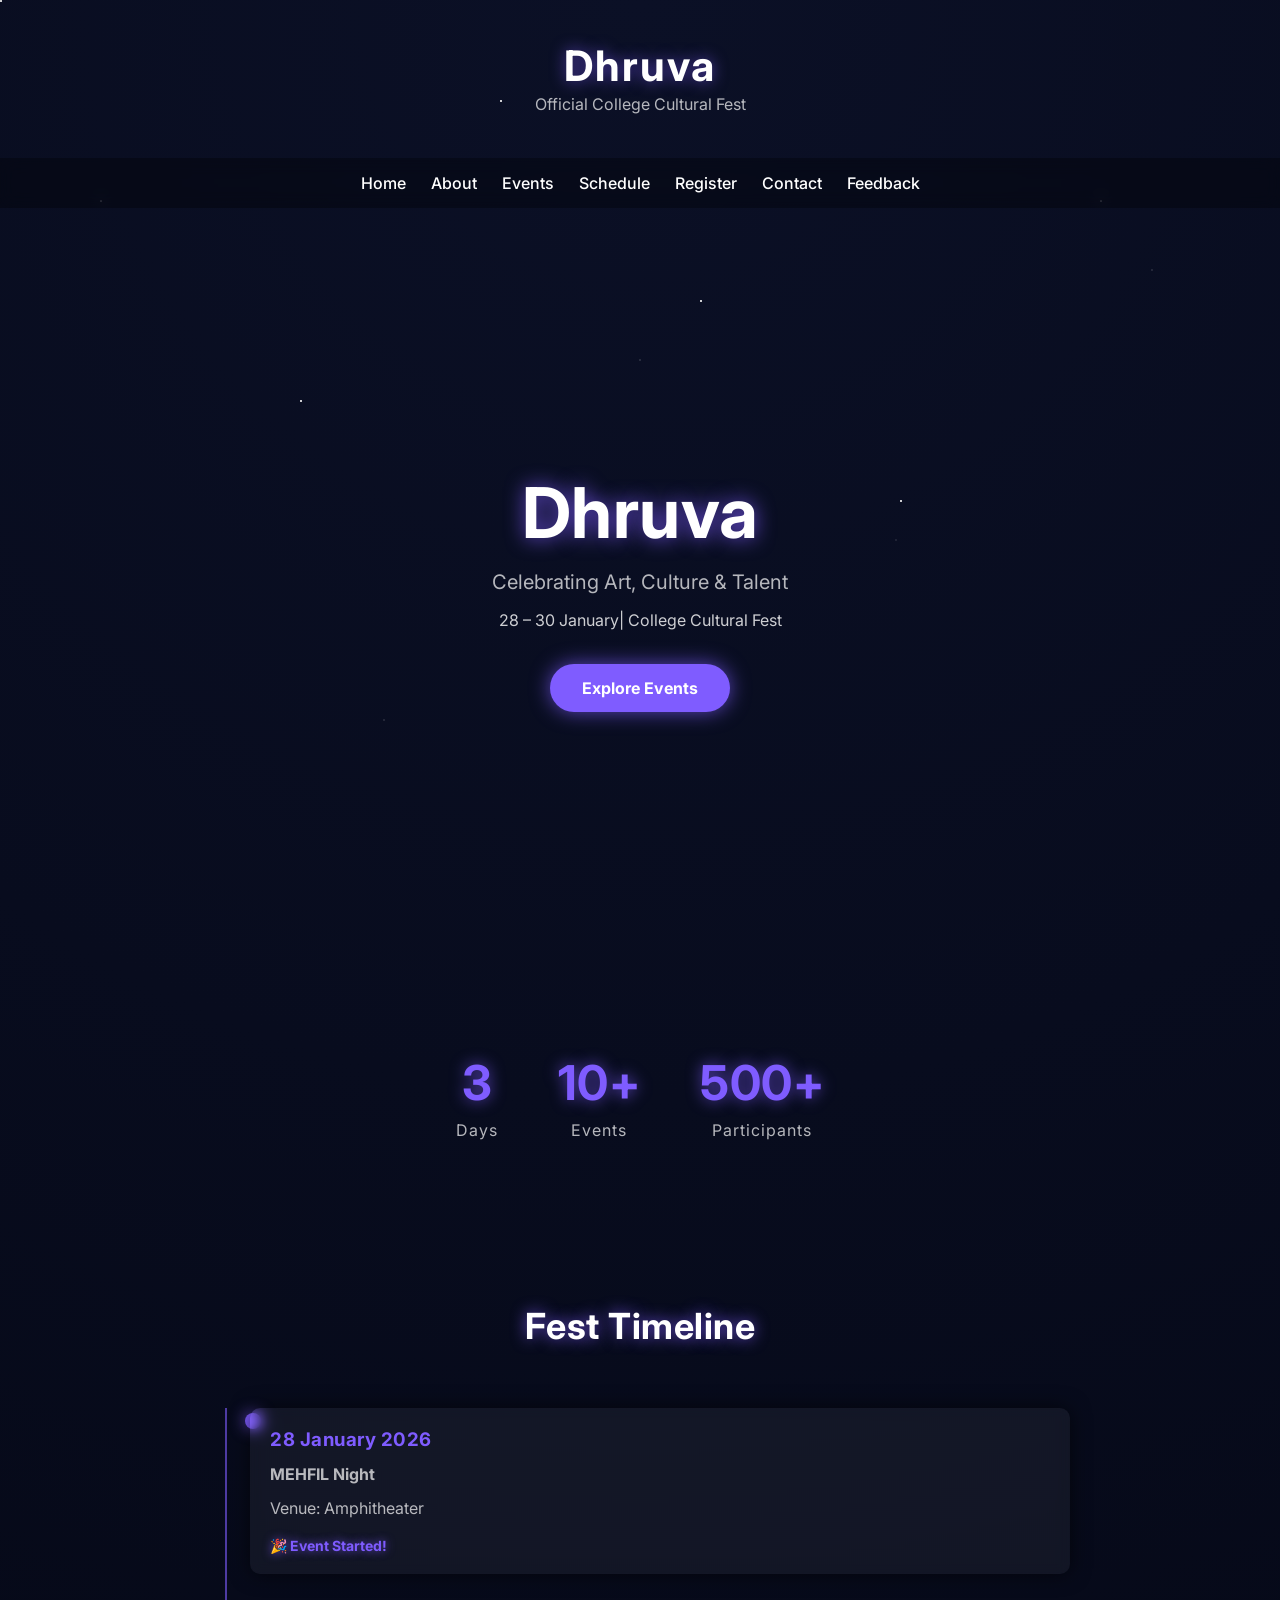
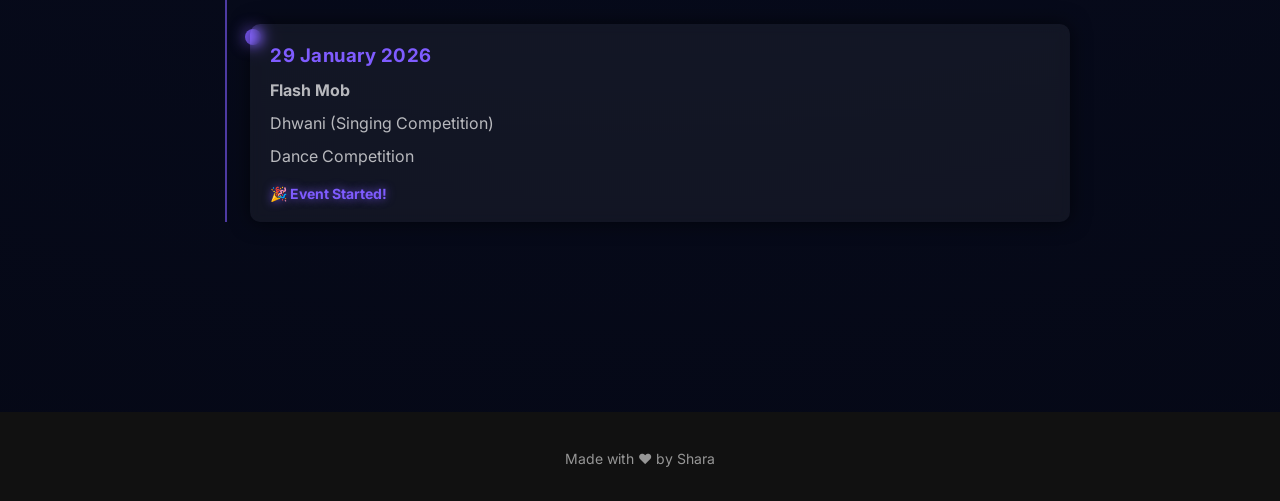
<file: index.html>
<!DOCTYPE html>
<html lang="en">
<head>
    <meta charset="UTF-8">
    <title>Dhruva | Cultural Fest</title>
    <meta name="viewport" content="width=device-width, initial-scale=1.0">
<link rel="preconnect" href="https://fonts.googleapis.com">
<link rel="preconnect" href="https://fonts.gstatic.com" crossorigin>
<link href="https://fonts.googleapis.com/css2?family=Inter:wght@300;400;500;600;700&display=swap" rel="stylesheet">

    
    <link rel="stylesheet" href="css/style.css">
    

</head>
<body>
    <div class="stars"></div>

    <header class="header">
        <h1>Dhruva</h1>
        <p>Official College Cultural Fest</p>
    </header>

    
    <nav class="navbar">
        <a href="index.html">Home</a>
        <a href="about.html">About</a>
        <a href="events.html">Events</a>
        <a href="schedule.html">Schedule</a>
        <a href="register.html">Register</a>
        <a href="contact.html">Contact</a>
        <a href="feedback.html">Feedback</a>

    </nav>

    
    <main class="hero">
    <h2>Dhruva</h2>
    <p class="tagline">Celebrating Art, Culture & Talent</p>
    <p class="dates">28 – 30 January| College Cultural Fest</p>

    <a href="events.html" class="hero-btn">Explore Events</a>
</main>

   <section class="highlights">
    <div class="highlight-box">
        <h3>3</h3>
        <p>Days</p>
    </div>

    <div class="highlight-box">
        <h3>10+</h3>
        <p>Events</p>
    </div>

    <div class="highlight-box">
        <h3>500+</h3>
        <p>Participants</p>
    </div>
</section>

<section class="timeline">
    <h2 class="timeline-title">Fest Timeline</h2>

<div class="timeline-container">

  <div class="timeline-item">
    <span class="timeline-dot"></span>
    <div class="timeline-content">
        <h3>28 January 2026</h3>
        <p><strong>MEHFIL Night</strong></p>
        <p>Venue: Amphitheater</p>

        <div class="countdown" id="mehfil-timer">
            Loading countdown...
        </div>
    </div>
</div>


       <div class="timeline-item">
    <span class="timeline-dot"></span>
    <div class="timeline-content">
        <h3>29 January 2026</h3>
        <p><strong>Flash Mob</strong></p>
        <p>Dhwani (Singing Competition)</p>
        <p>Dance Competition</p>

        <div class="countdown" id="flashmob-timer">
            Loading countdown...
        </div>
    


</section>


   <footer class="footer">
    <p class="credit">Made with &hearts; by Shara</p>
</footer>

<script src="js/script.js"></script>

</body>
</html>
</file>
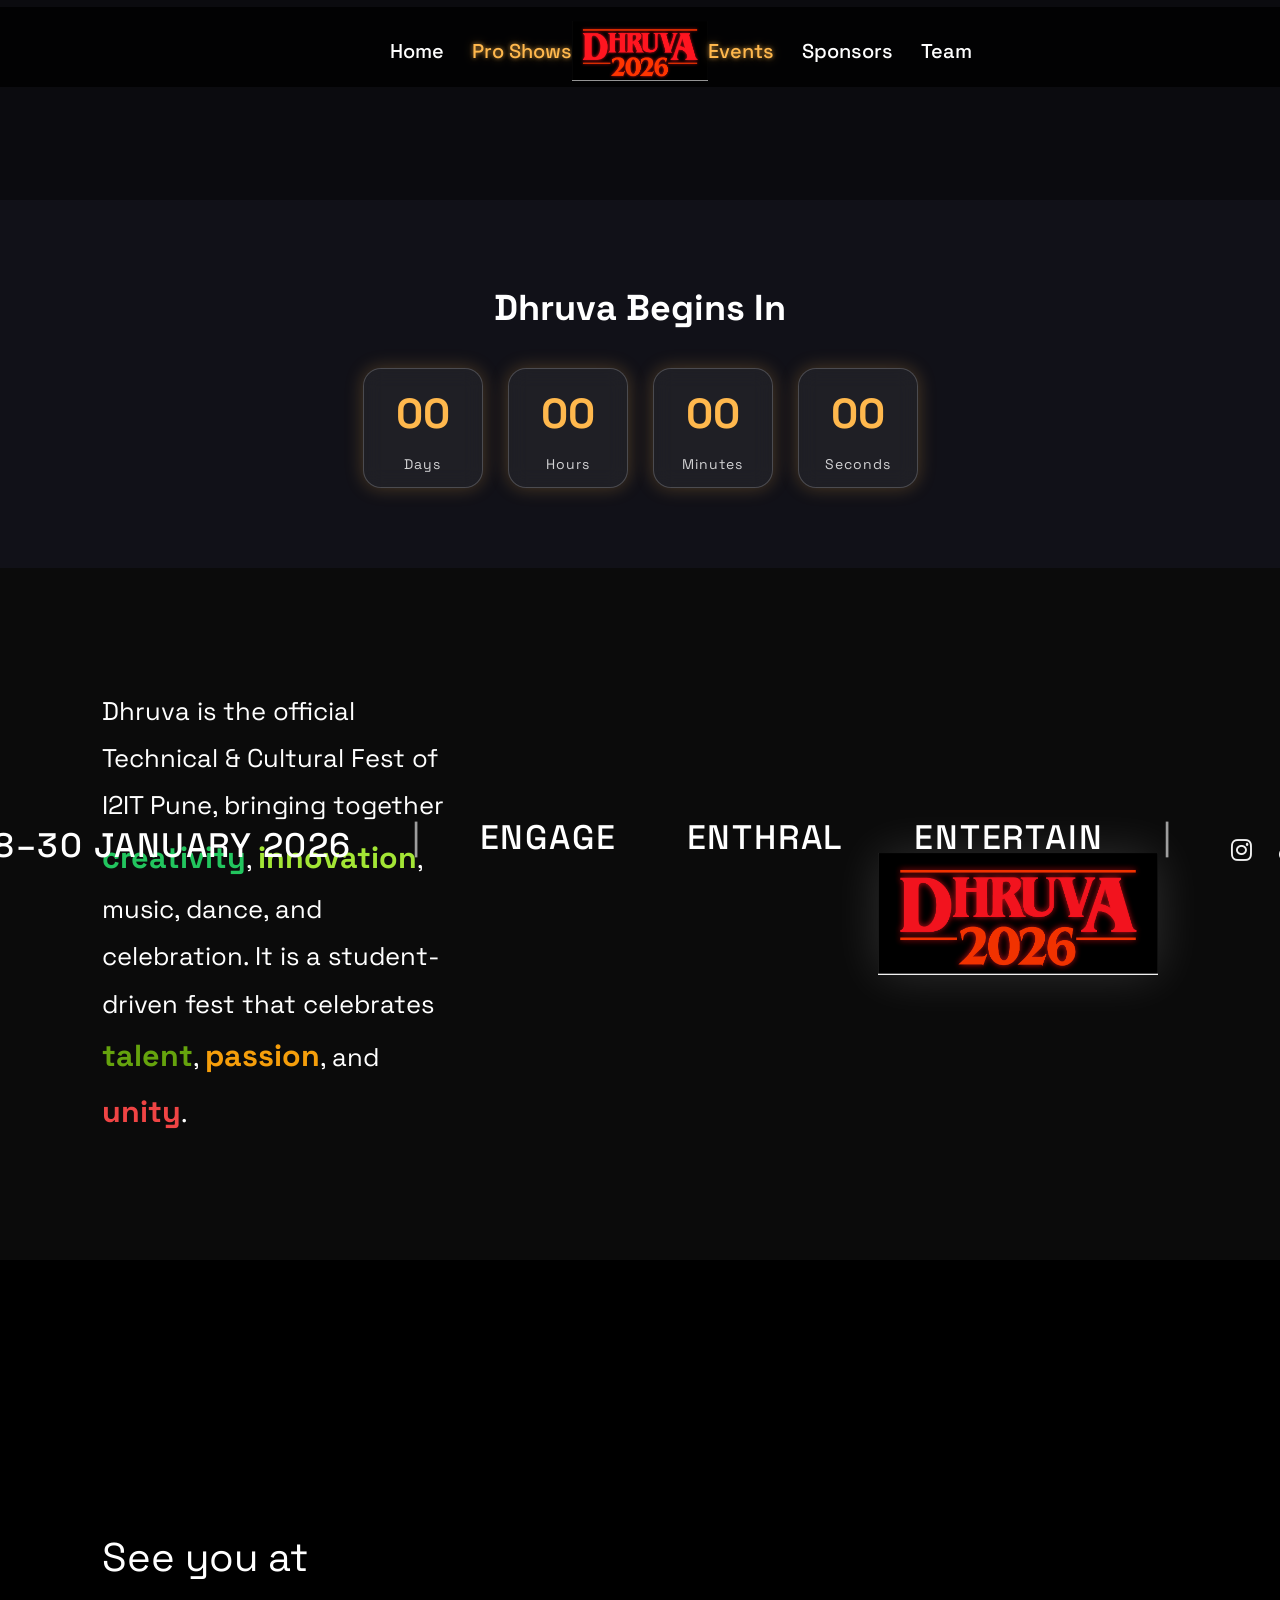
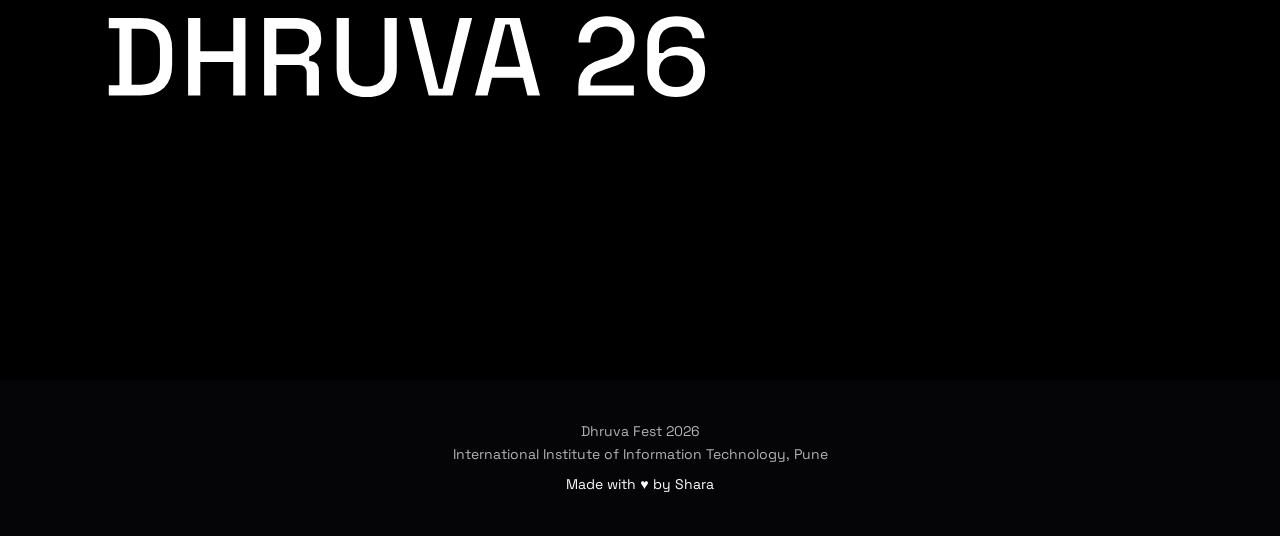
<file: dhruva-2026/index.html>
<!DOCTYPE html>
<html lang="en">
<head>
  <meta charset="UTF-8">
  <title>Dhruva 2026</title>
  <meta name="viewport" content="width=device-width, initial-scale=1.0">
  <link rel="stylesheet" href="css/style.css">
<link rel="preconnect" href="https://fonts.googleapis.com">
<link rel="preconnect" href="https://fonts.gstatic.com" crossorigin>
<link href="https://fonts.googleapis.com/css2?family=Space+Grotesk:wght@400;700&display=swap" rel="stylesheet">

<link
  rel="stylesheet"
  href="https://cdnjs.cloudflare.com/ajax/libs/font-awesome/6.5.1/css/all.min.css"
/>


</head>
<body>
<nav class="navbar">
  <div class="navbar-inner">

    <div class="nav-left desktop-only">
      <a href="index.html" class="nav-link">Home</a>
      <a href="proshows.html" class="nav-link pro">Pro Shows</a>
    </div>

    <div class="nav-logo">
      <img src="assets/images/dhruva-logo.png" class="nav-dhruva-logo" alt="Dhruva Logo">
    </div>

    <div class="nav-right desktop-only">
      <a href="events.html" class="nav-link events">Events</a>
      <a href="sponsors.html" class="nav-link">Sponsors</a>
      <a href="team.html" class="nav-link">Team</a>
    </div>

    <div class="nav-toggle mobile-only" id="navToggle">☰</div>

  </div>

  <div class="mobile-menu" id="mobileMenu">
    <a href="index.html">Home</a>
    <a href="proshows.html">Pro Shows</a>
    <a href="events.html">Events</a>
    <a href="sponsors.html">Sponsors</a>
    <a href="team.html">Team</a>
  </div>
</nav>

<video class="hero-bg-video desktop-video" autoplay muted loop playsinline>
  <source src="assets/videos/hero.mp4" type="video/mp4">
</video>

<video class="hero-bg-video mobile-video" autoplay muted loop playsinline>
  <source src="assets/videos/hero-mobile.mp4" type="video/mp4">
</video>

<div class="hero-video-overlay"></div>


<div class="hero-bottom-strip">
  <div class="hero-dates">28–30 JANUARY 2026</div>

  <span class="hero-sep">|</span>

  <div class="hero-slogans">
    <span>ENGAGE</span>
    <span>ENTHRAL</span>
    <span>ENTERTAIN</span>
  </div>

  <span class="hero-sep">|</span>

  <div class="hero-socials">
    <a href="https://www.instagram.com/i2it.dhruva" target="_blank">
      <i class="fab fa-instagram"></i>
    </a>
    <a href="https://linktr.ee/dhruva2026" target="_blank">
      <i class="fa-solid fa-link"></i>
    </a>
  </div>
</div>


<section class="countdown-section">
  <h2 class="countdown-title">Dhruva Begins In</h2>

  <div class="countdown">
    <div class="time-box">
      <span id="days">00</span>
      <small>Days</small>
    </div>

    <div class="time-box">
      <span id="hours">00</span>
      <small>Hours</small>
    </div>

    <div class="time-box">
      <span id="minutes">00</span>
      <small>Minutes</small>
    </div>

    <div class="time-box">
      <span id="seconds">00</span>
      <small>Seconds</small>
    </div>
  </div>
</section>


<section class="about-dhruva reveal">
  <div class="about-wrapper">

    <div class="about-left">
      <p>
        Dhruva is the official Technical & Cultural Fest of I2IT Pune, bringing together
        <span class="fall creativity">creativity</span>,
        <span class="fall innovation">innovation</span>, music, dance, and celebration.
        It is a student-driven fest that celebrates
        <span class="fall talent">talent</span>,
        <span class="fall passion">passion</span>, and
        <span class="fall unity">unity</span>.
      </p>
    </div>

    <div class="about-right">
      <img
        src="assets/images/dhruva-logo.png"
        alt="Dhruva Logo"
        class="about-dhruva-logo"
      >
    </div>

  </div>
</section>




<section class="dhruva-hero">
  <div class="see-you">See you at</div>

  <h1 class="dhruva-text" data-text="DHRUVA 26">
    DHRUVA 26
  </h1>
</section>


    <footer class="footer">
        <p>Dhruva Fest 2026</p>
        <p>International Institute of Information Technology, Pune</p>
        <p class="credit">Made with &hearts; by Shara</p>
    </footer>
 <script src="js/main.js"></script>
  
 <script>
  const dhruvaDate = new Date("January 28, 2026 18:00:00").getTime();

  setInterval(() => {
    const now = new Date().getTime();
    const diff = dhruvaDate - now;

    if (diff <= 0) return;

    document.getElementById("days").innerText =
      Math.floor(diff / (1000 * 60 * 60 * 24));

    document.getElementById("hours").innerText =
      Math.floor((diff % (1000 * 60 * 60 * 24)) / (1000 * 60 * 60));

    document.getElementById("minutes").innerText =
      Math.floor((diff % (1000 * 60 * 60)) / (1000 * 60));

    document.getElementById("seconds").innerText =
      Math.floor((diff % (1000 * 60)) / 1000);
  }, 1000);
</script>

<script>
  const reveal = document.querySelector('.reveal');

  const observer = new IntersectionObserver(
    ([entry]) => {
      if (entry.isIntersecting) {
        entry.target.classList.add('active');
      }
    },
    { threshold: 0.25 }
  );

  observer.observe(reveal);
</script>
<script src="js/timer.js"></script>


<script src="js/navbar.js"></script>


</body>
</html>
</file>
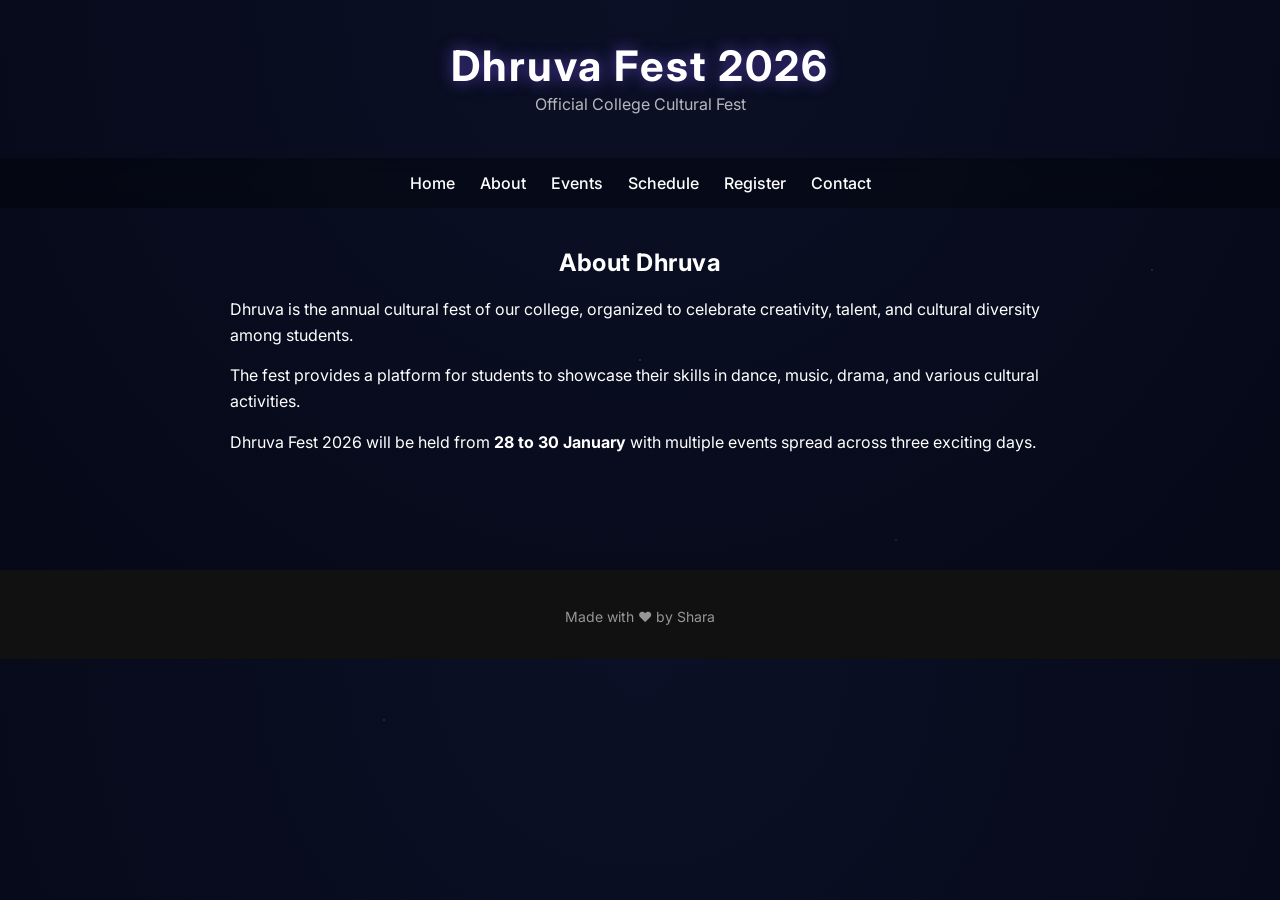
<file: about.html>
<!DOCTYPE html>
<html lang="en">
<head>
    <meta charset="UTF-8">
    <title>About | Dhruva Fest 2026</title>
    <meta name="viewport" content="width=device-width, initial-scale=1.0">
    <link rel="preconnect" href="https://fonts.googleapis.com">
<link rel="preconnect" href="https://fonts.gstatic.com" crossorigin>
<link href="https://fonts.googleapis.com/css2?family=Inter:wght@300;400;500;600;700&display=swap" rel="stylesheet">

    <link rel="stylesheet" href="css/style.css">
</head>
<body>

    <header class="header">
        <h1>Dhruva Fest 2026</h1>
        <p>Official College Cultural Fest</p>
    </header>

    <nav class="navbar">
        <a href="index.html">Home</a>
        <a href="about.html">About</a>
        <a href="events.html">Events</a>
        <a href="schedule.html">Schedule</a>
        <a href="register.html">Register</a>
        <a href="contact.html">Contact</a>
    </nav>

    <main class="content">
        <h2>About Dhruva</h2>

        <p>
            Dhruva is the annual cultural fest of our college, organized to
            celebrate creativity, talent, and cultural diversity among students.
        </p>

        <p>
            The fest provides a platform for students to showcase their skills
            in dance, music, drama, and various cultural activities.
        </p>

        <p>
            Dhruva Fest 2026 will be held from <strong>28 to 30 January</strong>
            with multiple events spread across three exciting days.
        </p>
    </main>

    <footer class="footer">
        <p class="credit">Made with &hearts; by Shara</p>
    </footer>

</body>
</html>
</file>
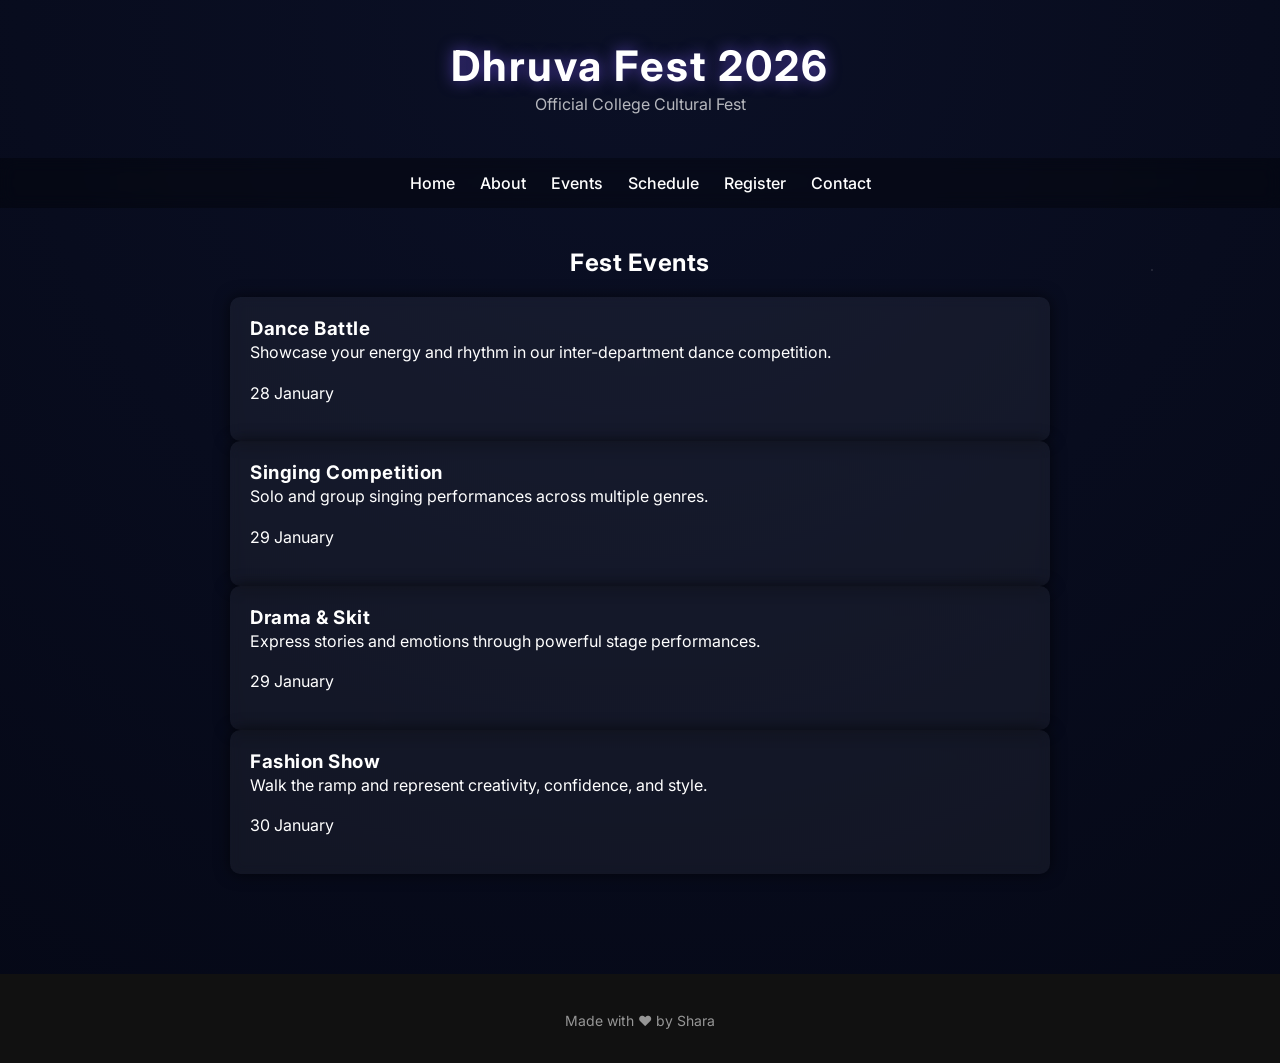
<file: events.html>
<!DOCTYPE html>
<html lang="en">
<head>
    <meta charset="UTF-8">
    <title>Events | Dhruva Fest 2026</title>
    <meta name="viewport" content="width=device-width, initial-scale=1.0">
    <link rel="preconnect" href="https://fonts.googleapis.com">
<link rel="preconnect" href="https://fonts.gstatic.com" crossorigin>
<link href="https://fonts.googleapis.com/css2?family=Inter:wght@300;400;500;600;700&display=swap" rel="stylesheet">

    <link rel="stylesheet" href="css/style.css">
</head>
<body>

    <header class="header">
        <h1>Dhruva Fest 2026</h1>
        <p>Official College Cultural Fest</p>
    </header>

    <nav class="navbar">
        <a href="index.html">Home</a>
        <a href="about.html">About</a>
        <a href="events.html">Events</a>
        <a href="schedule.html">Schedule</a>
        <a href="register.html">Register</a>
        <a href="contact.html">Contact</a>
    </nav>

    <main class="content">
        <h2>Fest Events</h2>

        <div class="events-grid">

            <div class="event-card">
                <h3>Dance Battle</h3>
                <p>Showcase your energy and rhythm in our inter-department dance competition.</p>
                <p class="event-date">28 January</p>
            </div>

            <div class="event-card">
                <h3>Singing Competition</h3>
                <p>Solo and group singing performances across multiple genres.</p>
                <p class="event-date">29 January</p>
            </div>

            <div class="event-card">
                <h3>Drama & Skit</h3>
                <p>Express stories and emotions through powerful stage performances.</p>
                <p class="event-date">29 January</p>
            </div>

            <div class="event-card">
                <h3>Fashion Show</h3>
                <p>Walk the ramp and represent creativity, confidence, and style.</p>
                <p class="event-date">30 January</p>
            </div>

        </div>
    </main>

    <footer class="footer">
        <p class="credit">Made with &hearts; by Shara</p>
    </footer>

</body>
</html>
</file>
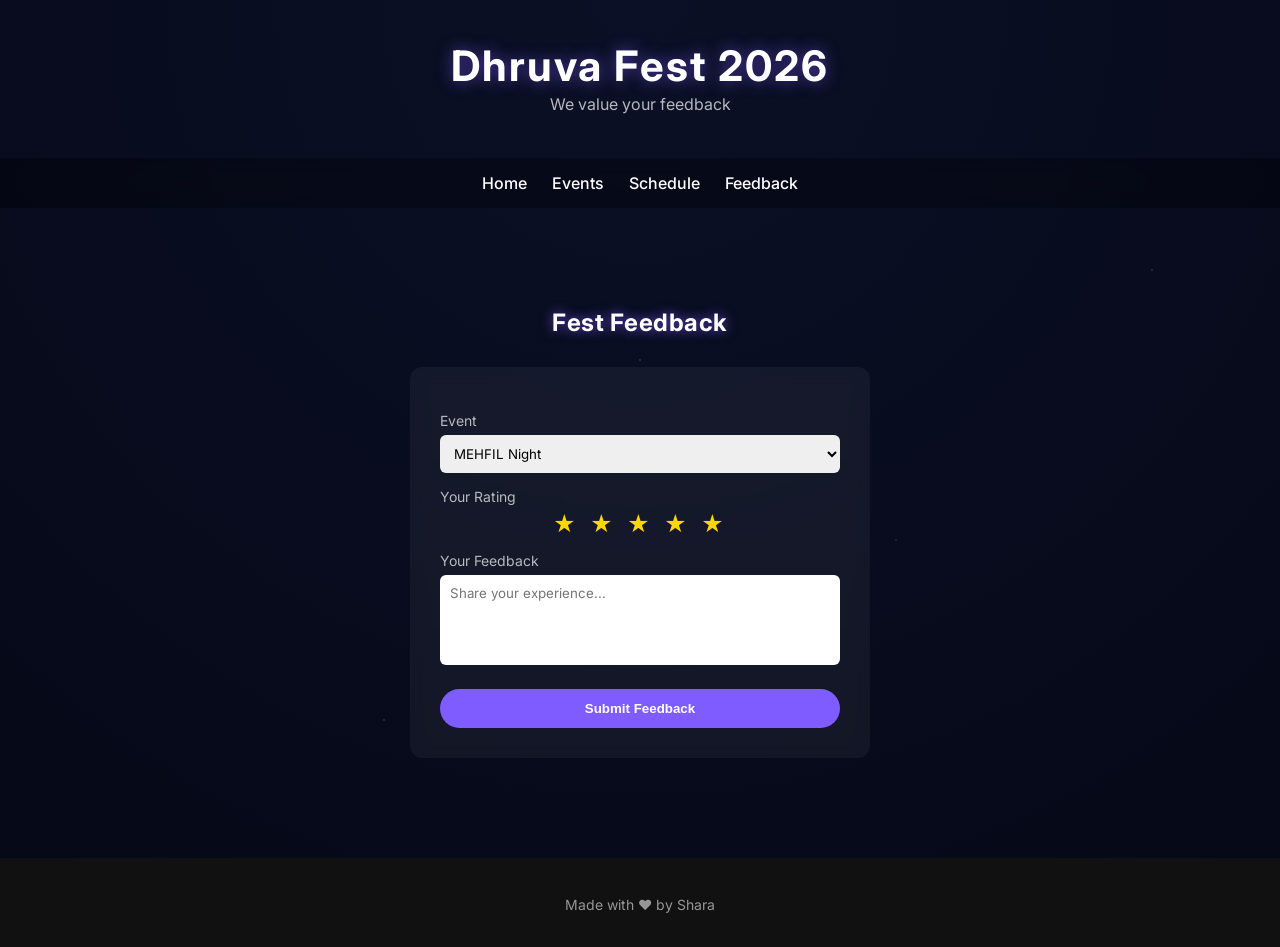
<file: feedback.html>
<!DOCTYPE html>
<html lang="en">
<head>
    <meta charset="UTF-8">
    <title>Feedback | Dhruva Fest 2026</title>
    <meta name="viewport" content="width=device-width, initial-scale=1.0">

    <!-- Google Font -->
    <link rel="preconnect" href="https://fonts.googleapis.com">
    <link rel="preconnect" href="https://fonts.gstatic.com" crossorigin>
    <link href="https://fonts.googleapis.com/css2?family=Inter:wght@300;400;500;600&display=swap" rel="stylesheet">

    <link rel="stylesheet" href="css/style.css">
</head>
<body>

<header class="header">
    <h1>Dhruva Fest 2026</h1>
    <p>We value your feedback</p>
</header>

<nav class="navbar">
    <a href="index.html">Home</a>
    <a href="events.html">Events</a>
    <a href="schedule.html">Schedule</a>
    <a href="feedback.html">Feedback</a>
</nav>

<main class="feedback-section">
    <h2>Fest Feedback</h2>

    <form class="feedback-form">
        <label>Event</label>
        <select>
            <option>MEHFIL Night</option>
            <option>Flash Mob</option>
            <option>Dhwani (Singing Competition)</option>
            <option>Overall Website</option>
        </select>

        <label>Your Rating</label>
        <div class="rating">
            ★ ★ ★ ★ ★
        </div>

        <label>Your Feedback</label>
        <textarea placeholder="Share your experience..."></textarea>

        <button type="submit">Submit Feedback</button>
    </form>
</main>

<footer class="footer">
    <p class="credit">Made with &hearts; by Shara</p>
</footer>

</body>
</html>
</file>
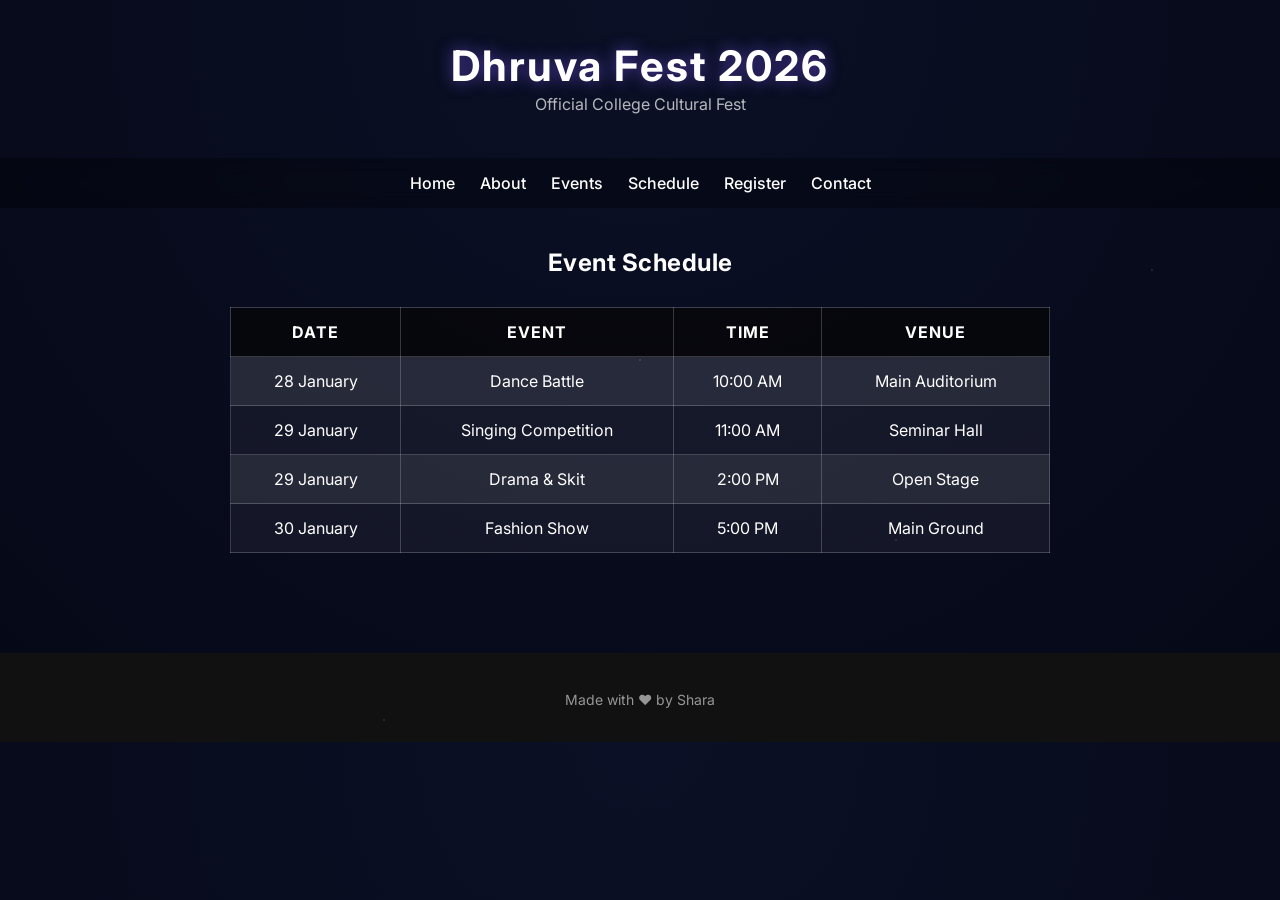
<file: schedule.html>
<!DOCTYPE html>
<html lang="en">
<head>
    <meta charset="UTF-8">
    <title>Schedule | Dhruva Fest 2026</title>
    <meta name="viewport" content="width=device-width, initial-scale=1.0">
    <link rel="preconnect" href="https://fonts.googleapis.com">
<link rel="preconnect" href="https://fonts.gstatic.com" crossorigin>
<link href="https://fonts.googleapis.com/css2?family=Inter:wght@300;400;500;600;700&display=swap" rel="stylesheet">

    <link rel="stylesheet" href="css/style.css">
</head>
<body>

    <header class="header">
        <h1>Dhruva Fest 2026</h1>
        <p>Official College Cultural Fest</p>
    </header>

    <nav class="navbar">
        <a href="index.html">Home</a>
        <a href="about.html">About</a>
        <a href="events.html">Events</a>
        <a href="schedule.html">Schedule</a>
        <a href="register.html">Register</a>
        <a href="contact.html">Contact</a>
    </nav>

    <main class="content">
        <h2>Event Schedule</h2>

        <table class="schedule-table">
            <tr>
                <th>Date</th>
                <th>Event</th>
                <th>Time</th>
                <th>Venue</th>
            </tr>

            <tr>
                <td>28 January</td>
                <td>Dance Battle</td>
                <td>10:00 AM</td>
                <td>Main Auditorium</td>
            </tr>

            <tr>
                <td>29 January</td>
                <td>Singing Competition</td>
                <td>11:00 AM</td>
                <td>Seminar Hall</td>
            </tr>

            <tr>
                <td>29 January</td>
                <td>Drama & Skit</td>
                <td>2:00 PM</td>
                <td>Open Stage</td>
            </tr>

            <tr>
                <td>30 January</td>
                <td>Fashion Show</td>
                <td>5:00 PM</td>
                <td>Main Ground</td>
            </tr>
        </table>
    </main>

    <footer class="footer">
        <p class="credit">Made with &hearts; by Shara</p>
    </footer>

</body>
</html>
</file>
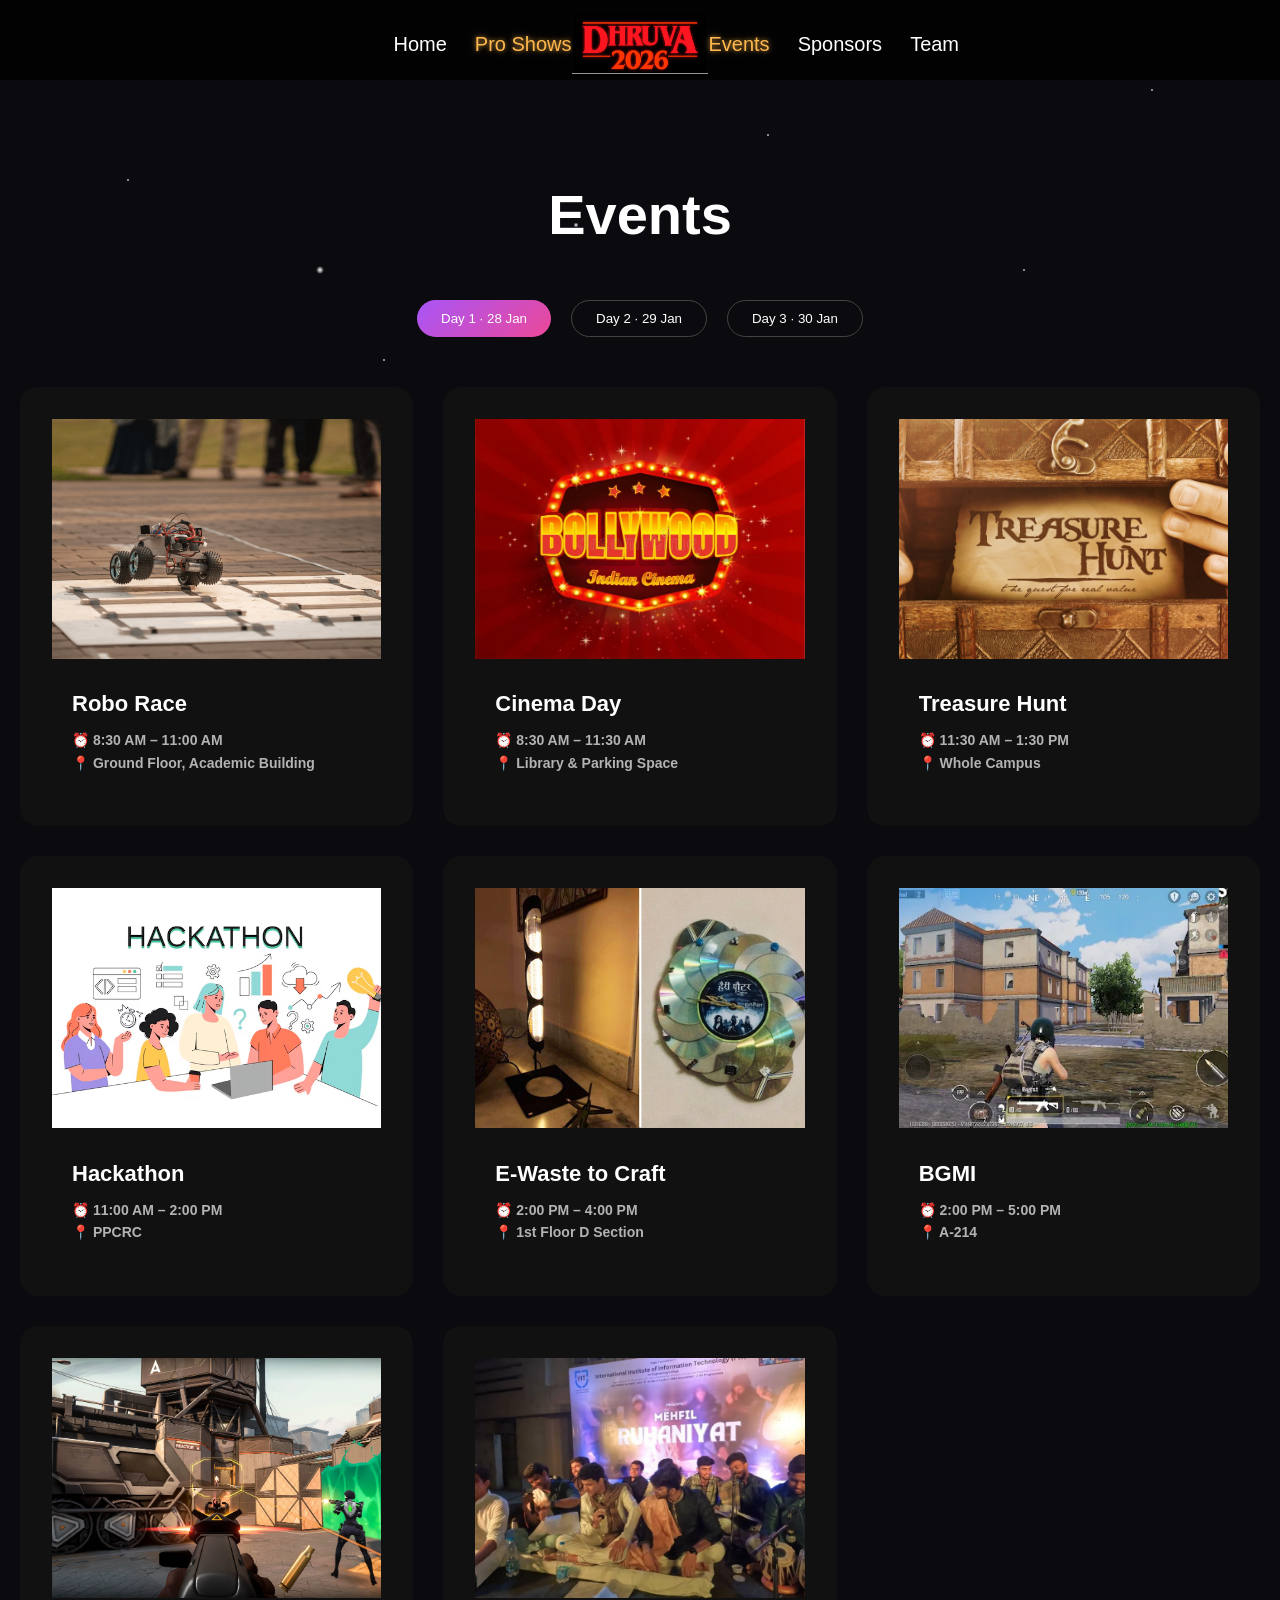
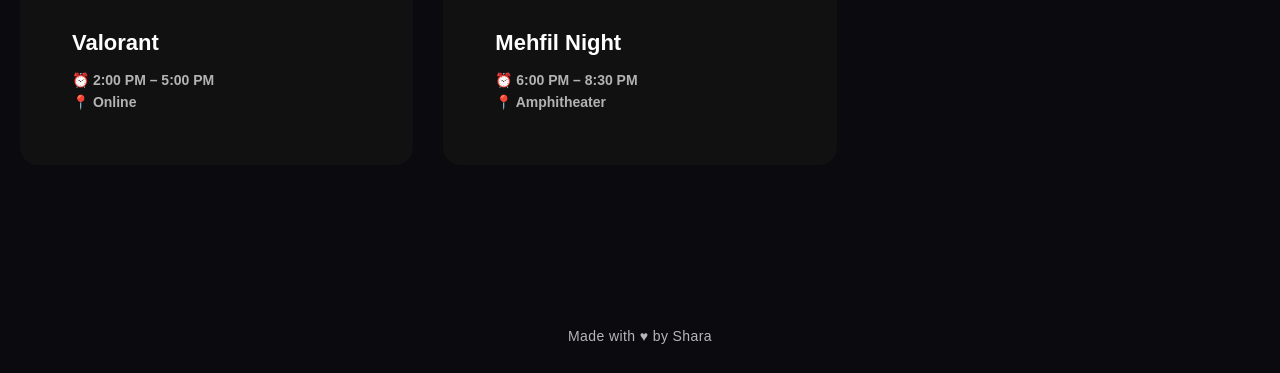
<file: dhruva-2026/events.html>
<!DOCTYPE html>
<html lang="en">
<head>
  <meta charset="UTF-8">
  <title>Events | Dhruva 2026</title>
  <meta name="viewport" content="width=device-width, initial-scale=1.0">
  <link rel="stylesheet" href="css/style.css">
</head>
<body>

<nav class="navbar">
  <div class="navbar-inner">

    <div class="nav-left">
      <a href="index.html">Home</a>
      <a href="proshows.html" class="nav-link pro">Pro Shows</a>
    </div>

    <div class="nav-logo">
      <img src="assets/images/dhruva-logo.png" alt="Dhruva Logo">
    </div>

    <div class="nav-right">
      <a href="events.html" class="nav-link events">Events</a>
      <a href="sponsors.html">Sponsors</a>
      <a href="team.html">Team</a>
    </div>

    <div class="nav-toggle" id="navToggle">☰</div>
  </div>

  <div class="mobile-menu" id="mobileMenu">
    <a href="index.html">Home</a>
    <a href="proshows.html">Pro Shows</a>
    <a href="events.html">Events</a>
    <a href="sponsors.html">Sponsors</a>
    <a href="team.html">Team</a>
  </div>
</nav>


<div class="stars"></div>
<div class="stars2"></div>
<div class="stars3"></div>

<section class="events-section">
  <h1 class="events-title">Events</h1>

  <div class="day-tabs">
    <button class="day-btn active" onclick="showDay(1)">Day 1 · 28 Jan</button>
    <button class="day-btn" onclick="showDay(2)">Day 2 · 29 Jan</button>
    <button class="day-btn" onclick="showDay(3)">Day 3 · 30 Jan</button>
  </div>

  <div class="events-day active-day" id="day1">

    <div class="event-card">
      <img src="assets/images/robo.jpg">
      <div class="event-info">
        <h3>Robo Race</h3>
        <p>⏰ 8:30 AM – 11:00 AM</p>
        <p>📍 Ground Floor, Academic Building</p>
      </div>
    </div>

    <div class="event-card">
      <img src="assets/images/cinema.jpg">
      <div class="event-info">
        <h3>Cinema Day</h3>
        <p>⏰ 8:30 AM – 11:30 AM</p>
        <p>📍 Library & Parking Space</p>
      </div>
    </div>

    <div class="event-card">
      <img src="assets/images/treasure.jpg">
      <div class="event-info">
        <h3>Treasure Hunt</h3>
        <p>⏰ 11:30 AM – 1:30 PM</p>
        <p>📍 Whole Campus</p>
      </div>
    </div>

    <div class="event-card">
      <img src="assets/images/hackathon.jpg">
      <div class="event-info">
        <h3>Hackathon</h3>
        <p>⏰ 11:00 AM – 2:00 PM</p>
        <p>📍 PPCRC</p>
      </div>
    </div>

    <div class="event-card">
      <img src="assets/images/ewaste.jpg">
      <div class="event-info">
        <h3>E-Waste to Craft</h3>
        <p>⏰ 2:00 PM – 4:00 PM</p>
        <p>📍 1st Floor D Section</p>
      </div>
    </div>

    <div class="event-card">
      <img src="assets/images/bgmi.jpg">
      <div class="event-info">
        <h3>BGMI</h3>
        <p>⏰ 2:00 PM – 5:00 PM</p>
        <p>📍 A-214</p>
      </div>
    </div>

    <div class="event-card">
      <img src="assets/images/valorant.jpg">
      <div class="event-info">
        <h3>Valorant</h3>
        <p>⏰ 2:00 PM – 5:00 PM</p>
        <p>📍 Online</p>
      </div>
    </div>

    <div class="event-card">
      <img src="assets/images/mehfil.jpg">
      <div class="event-info">
        <h3>Mehfil Night</h3>
        <p>⏰ 6:00 PM – 8:30 PM</p>
        <p>📍 Amphitheater</p>
      </div>
    </div>

  </div>

  <div class="events-day" id="day2">

    <div class="event-card">
      <img src="assets/images/traditional.jpg">
      <div class="event-info">
        <h3>Granth Dindi & Traditional Day</h3>
        <p>⏰ 8:30 AM – 11:30 AM</p>
        <p>📍 Library & Parking Space</p>
      </div>
    </div>

    <div class="event-card">
      <img src="assets/images/dhwani.jpg">
      <div class="event-info">
        <h3>Dhwani</h3>
        <p>⏰ 11:30 AM – 1:30 PM</p>
        <p>📍 Academic Block (Ground Floor)</p>
      </div>
    </div>

    <div class="event-card">
      <img src="assets/images/codetocrack.jpg">
      <div class="event-info">
        <h3>Code to Crack</h3>
        <p>⏰ 1:30 PM – 3:30 PM</p>
        <p>📍 A-213</p>
      </div>
    </div>

    <div class="event-card">
      <img src="assets/images/flashmob.jpg">
      <div class="event-info">
        <h3>Flash Mob</h3>
        <p>⏰ 4:00 PM – 4:30 PM</p>
        <p>📍 Parking Space</p>
      </div>
    </div>

    <div class="event-card">
      <img src="assets/images/bandwars.jpg">
      <div class="event-info">
        <h3>Band Wars</h3>
        <p>⏰ 5:30 PM – 6:30 PM</p>
        <p>📍 Stage</p>
      </div>
    </div>

    <div class="event-card">
      <img src="assets/images/externalband.jpg">
      <div class="event-info">
        <h3>External Band Performance</h3>
        <p>⏰ 7:00 PM – 8:00 PM</p>
        <p>📍 Stage</p>
      </div>
    </div>

  </div>

  <div class="events-day" id="day3">

    <div class="event-card">
      <img src="assets/images/hungergames.jpg">
      <div class="event-info">
        <h3>Hunger Games</h3>
        <p>⏰ 8:30 AM – 9:30 AM</p>
        <p>📍 Academic Building (1st Floor)</p>
      </div>
    </div>

    <div class="event-card">
      <img src="assets/images/sharktank.jpg">
      <div class="event-info">
        <h3>I2IT Shark Tank (CXO)</h3>
        <p>⏰ 9:30 AM – 11:30 AM</p>
        <p>📍 Academic Block (A-121)</p>
      </div>
    </div>

    <div class="event-card">
      <img src="assets/images/techquest.jpg">
      <div class="event-info">
        <h3>TechQuest</h3>
        <p>⏰ 11:00 AM – 1:00 PM</p>
        <p>📍 A-314</p>
      </div>
    </div>

    <div class="event-card">
      <img src="assets/images/ipl.jpg">
      <div class="event-info">
        <h3>IPL Auction</h3>
        <p>⏰ 1:00 PM – 3:00 PM</p>
        <p>📍 Academic Block (A-307)</p>
      </div>
    </div>

    <div class="event-card">
      <img src="assets/images/squidgame.jpg">
      <div class="event-info">
        <h3>Squid Game</h3>
        <p>⏰ 1:00 PM – 4:00 PM</p>
        <p>📍 Besides PPCRC</p>
      </div>
    </div>

    <div class="event-card">
      <img src="assets/images/dance.jpg">
      <div class="event-info">
        <h3>Dance Competition</h3>
        <p>⏰ 5:00 PM – 7:00 PM</p>
        <p>📍 Stage</p>
      </div>
    </div>

    <div class="event-card">
      <img src="assets/images/fashion.jpg">
      <div class="event-info">
        <h3>Fashion Show</h3>
        <p>⏰ 7:00 PM – 7:30 PM</p>
        <p>📍 Stage</p>
      </div>
    </div>

    <div class="event-card">
      <img src="assets/images/dj.jpg">
      <div class="event-info">
        <h3>DJ Night</h3>
        <p>⏰ 7:30 PM – 8:30 PM</p>
        <p>📍 Stage</p>
      </div>
    </div>

  </div>

</section>


<script>
function showDay(day) {
  document.querySelectorAll('.events-day').forEach(d => d.classList.remove('active-day'));
  document.querySelectorAll('.day-btn').forEach(b => b.classList.remove('active'));

  document.getElementById('day' + day).classList.add('active-day');
  document.querySelectorAll('.day-btn')[day - 1].classList.add('active');
}
</script>

<footer class="site-footer">
 <p class="credit">Made with &hearts; by Shara</p>
</footer>


<script src="js/navbar.js"></script>

</body>
</html>
</file>
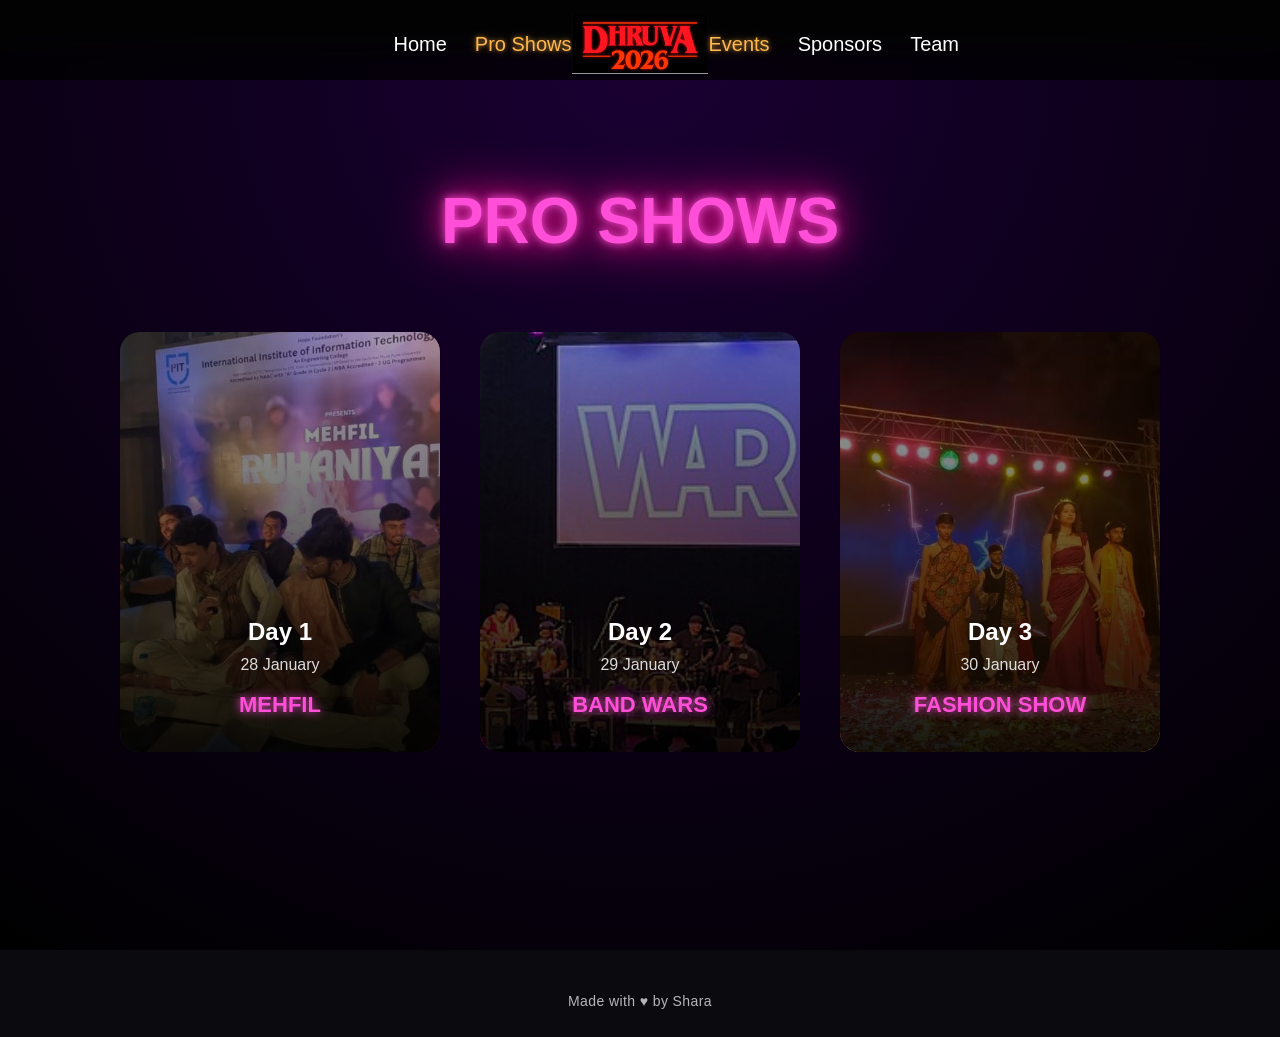
<file: dhruva-2026/proshows.html>
<!DOCTYPE html>
<html lang="en">
<head>
  <meta charset="UTF-8">
  <title>Pro Shows | Dhruva 2026</title>
  <meta name="viewport" content="width=device-width, initial-scale=1.0">
  <link rel="stylesheet" href="css/style.css">
</head>
<body>

 <nav class="navbar">
  <div class="navbar-inner">

    <div class="nav-left">
      <a href="index.html">Home</a>
      <a href="proshows.html" class="nav-link pro">Pro Shows</a>
    </div>

    <div class="nav-logo">
      <img src="assets/images/dhruva-logo.png" alt="Dhruva Logo">
    </div>

    <div class="nav-right">
      <a href="events.html" class="nav-link events">Events</a>
      <a href="sponsors.html">Sponsors</a>
      <a href="team.html">Team</a>
    </div>

    <div class="nav-toggle" id="navToggle">☰</div>
  </div>

  <div class="mobile-menu" id="mobileMenu">
    <a href="index.html">Home</a>
    <a href="proshows.html">Pro Shows</a>
    <a href="events.html">Events</a>
    <a href="sponsors.html">Sponsors</a>
    <a href="team.html">Team</a>
  </div>
</nav>

  <section class="proshows-section">
    <h1 class="proshows-title">PRO SHOWS</h1>

    <div class="proshows-cards">

      <div class="proshow-card">
        <img src="assets/images/mehfil.jpg" class="card-img" alt="Mehfil">
        <div class="card-overlay">
          <h2>Day 1</h2>
          <p>28 January</p>
          <span>MEHFIL</span>
        </div>
      </div>

      <div class="proshow-card">
        <img src="assets/images/bandwars.jpg" class="card-img" alt="Band Wars">
        <div class="card-overlay">
          <h2>Day 2</h2>
          <p>29 January</p>
          <span>BAND WARS</span>
        </div>
      </div>

<div class="proshow-card">
  <img src="assets/images/fashionshow.jpg" class="card-img" alt="Fashion Show">
  <div class="card-overlay">
    <h2>Day 3</h2>
    <p>30 January</p>
    <span>FASHION SHOW</span>
  </div>
</div>

  </section>

  <footer class="site-footer">
 <p class="credit">Made with &hearts; by Shara</p>
</footer>

<script src="js/navbar.js"></script>

</body>
</html>
</file>
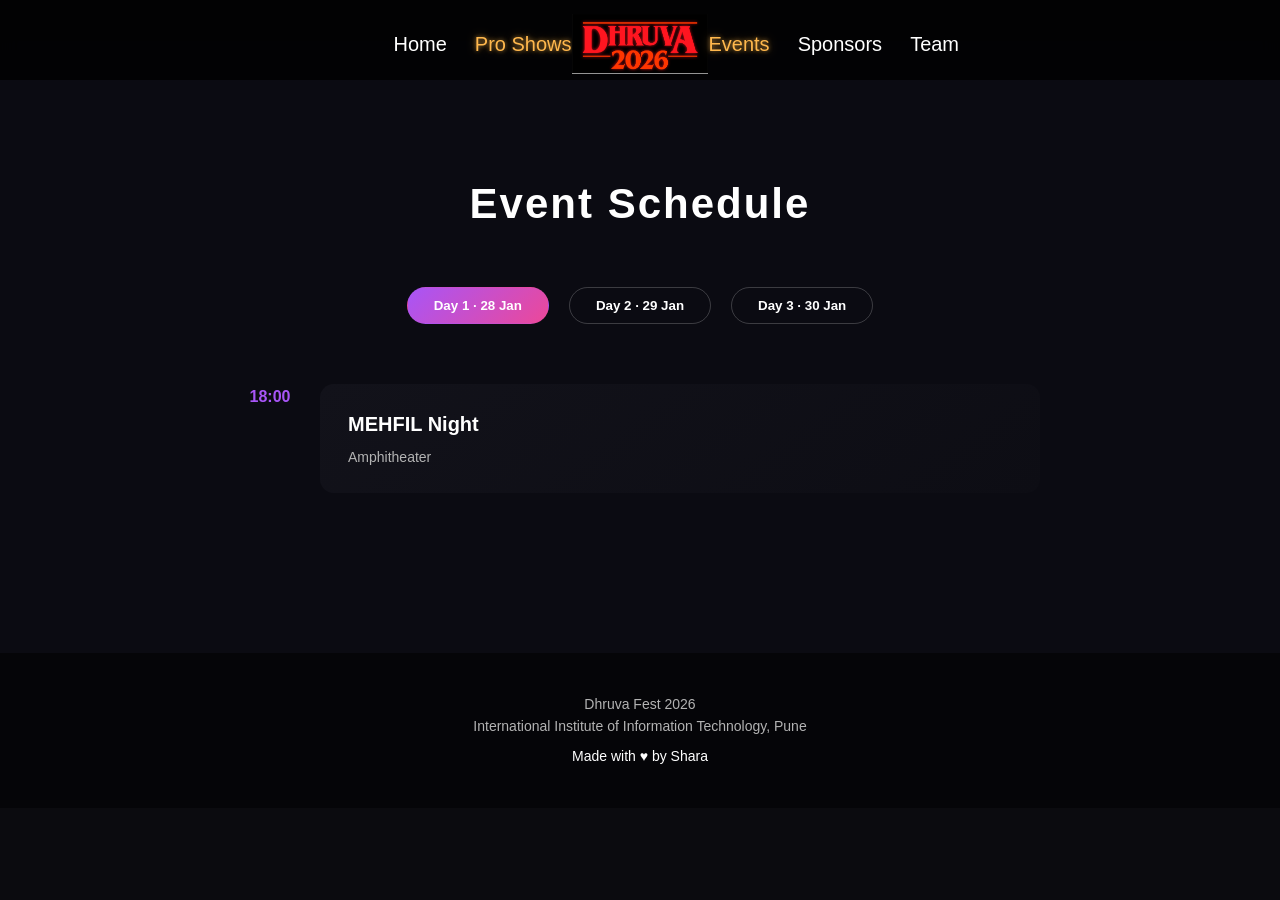
<file: dhruva-2026/schedule.html>
<!DOCTYPE html>
<html lang="en">
<head>
    <meta charset="UTF-8">
    <title>Schedule | Dhruva 2026</title>
    <meta name="viewport" content="width=device-width, initial-scale=1.0">

    <link rel="preconnect" href="https://fonts.googleapis.com">
    <link rel="preconnect" href="https://fonts.gstatic.com" crossorigin>
    <link href="https://fonts.googleapis.com/css2?family=Inter:wght@300;400;600;700&display=swap" rel="stylesheet">

    <link rel="stylesheet" href="css/style.css">
</head>
<body>

<nav class="navbar">
  <div class="navbar-inner">

    <div class="nav-left">
      <a href="index.html">Home</a>
      <a href="proshows.html" class="nav-link pro">Pro Shows</a>
    </div>

    <div class="nav-logo">
      <img src="assets/images/dhruva-logo.png" alt="Dhruva Logo">
    </div>

    <div class="nav-right">
      <a href="events.html" class="nav-link events">Events</a>
      <a href="sponsors.html">Sponsors</a>
      <a href="team.html">Team</a>
    </div>

    <div class="nav-toggle" id="navToggle">☰</div>
  </div>

  <div class="mobile-menu" id="mobileMenu">
    <a href="index.html">Home</a>
    <a href="proshows.html">Pro Shows</a>
    <a href="events.html">Events</a>
    <a href="sponsors.html">Sponsors</a>
    <a href="team.html">Team</a>
  </div>
</nav>



<section class="schedule-section">
    <h2 class="section-title">Event Schedule</h2>

    <div class="day-tabs">
        <button class="day-tab active" data-day="sday1">Day 1 · 28 Jan</button>
        <button class="day-tab" data-day="sday2">Day 2 · 29 Jan</button>
        <button class="day-tab" data-day="sday3">Day 3 · 30 Jan</button>
    </div>

    <div class="timeline active" id="sday1">
        <div class="timeline-item">
            <span class="time">18:00</span>
            <div class="timeline-card">
                <h3>MEHFIL Night</h3>
                <p>Amphitheater</p>
            </div>
        </div>
    </div>

    <div class="timeline" id="sday2">
        <div class="timeline-item">
            <span class="time">09:00</span>
            <div class="timeline-card">
                <h3>Flash Mob</h3>
                <p>Main Campus</p>
            </div>
        </div>

        <div class="timeline-item">
            <span class="time">11:00</span>
            <div class="timeline-card">
                <h3>DHWANI</h3>
                <p>Auditorium</p>
            </div>
        </div>

        <div class="timeline-item">
            <span class="time">18:00</span>
            <div class="timeline-card">
                <h3>Band Wars</h3>
                <p>Open Stage</p>
            </div>
        </div>
    </div>

    <div class="timeline" id="sday3">
        <div class="timeline-item">
            <span class="time">17:00</span>
            <div class="timeline-card">
                <h3>Fashion Show</h3>
                <p>Main Stage</p>
            </div>
        </div>

        <div class="timeline-item">
            <span class="time">20:00</span>
            <div class="timeline-card">
                <h3>DJ Night</h3>
                <p>Amphitheater</p>
            </div>
        </div>
    </div>
</section>

<footer class="footer">
    <p>Dhruva Fest 2026</p>
    <p>International Institute of Information Technology, Pune</p>
    <p class="credit">Made with &hearts; by Shara</p>
</footer>

<script src="js/main.js"></script>

<script src="js/navbar.js"></script>


</body>
</html>
</file>
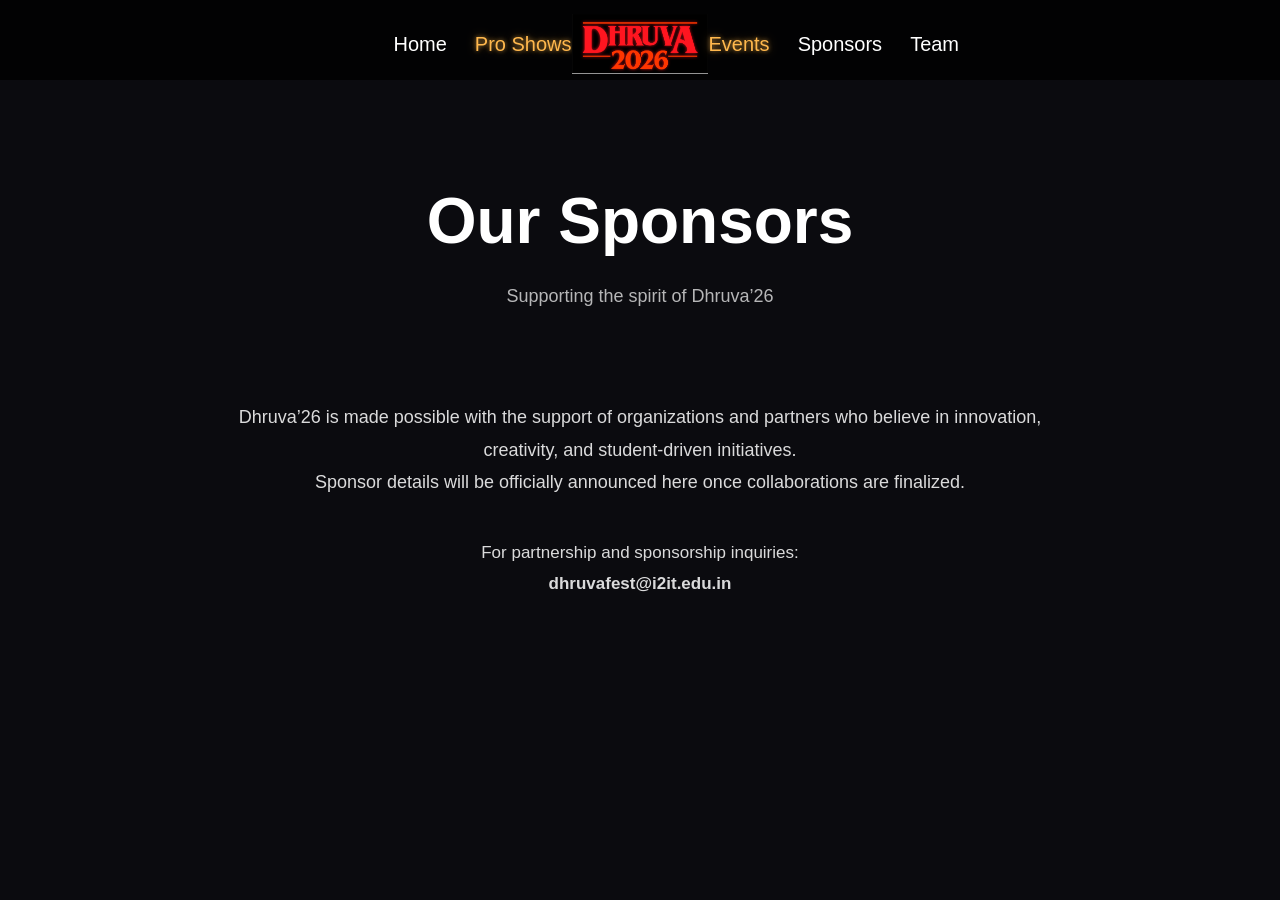
<file: dhruva-2026/sponsors.html>
<!DOCTYPE html>
<html lang="en">
<head>
  <meta charset="UTF-8">
  <title>Dhruva 2026</title>
  <meta name="viewport" content="width=device-width, initial-scale=1.0">
  <link rel="stylesheet" href="css/style.css">


</head>
<body>
<nav class="navbar">
  <div class="navbar-inner">

    <div class="nav-left">
      <a href="index.html">Home</a>
      <a href="proshows.html" class="nav-link pro">Pro Shows</a>
    </div>

    <div class="nav-logo">
      <img src="assets/images/dhruva-logo.png" alt="Dhruva Logo">
    </div>

    <div class="nav-right">
      <a href="events.html" class="nav-link events">Events</a>
      <a href="sponsors.html">Sponsors</a>
      <a href="team.html">Team</a>
    </div>

    <div class="nav-toggle" id="navToggle">☰</div>
  </div>

  <div class="mobile-menu" id="mobileMenu">
    <a href="index.html">Home</a>
    <a href="proshows.html">Pro Shows</a>
    <a href="events.html">Events</a>
    <a href="sponsors.html">Sponsors</a>
    <a href="team.html">Team</a>
  </div>
</nav>



<section class="sponsors-hero">
  <h1>Our Sponsors</h1>
  <p>Supporting the spirit of Dhruva’26</p>
</section>

<section class="sponsors-message">
  <p>
    Dhruva’26 is made possible with the support of organizations and
    partners who believe in innovation, creativity, and student-driven initiatives.
  </p>

  <p>
    Sponsor details will be officially announced here once collaborations
    are finalized.
  </p>

  <p class="sponsor-contact">
    For partnership and sponsorship inquiries:<br>
    <strong>dhruvafest@i2it.edu.in</strong>
  </p>
</section>


<script src="js/navbar.js"></script>

</body>
</html>
</file>
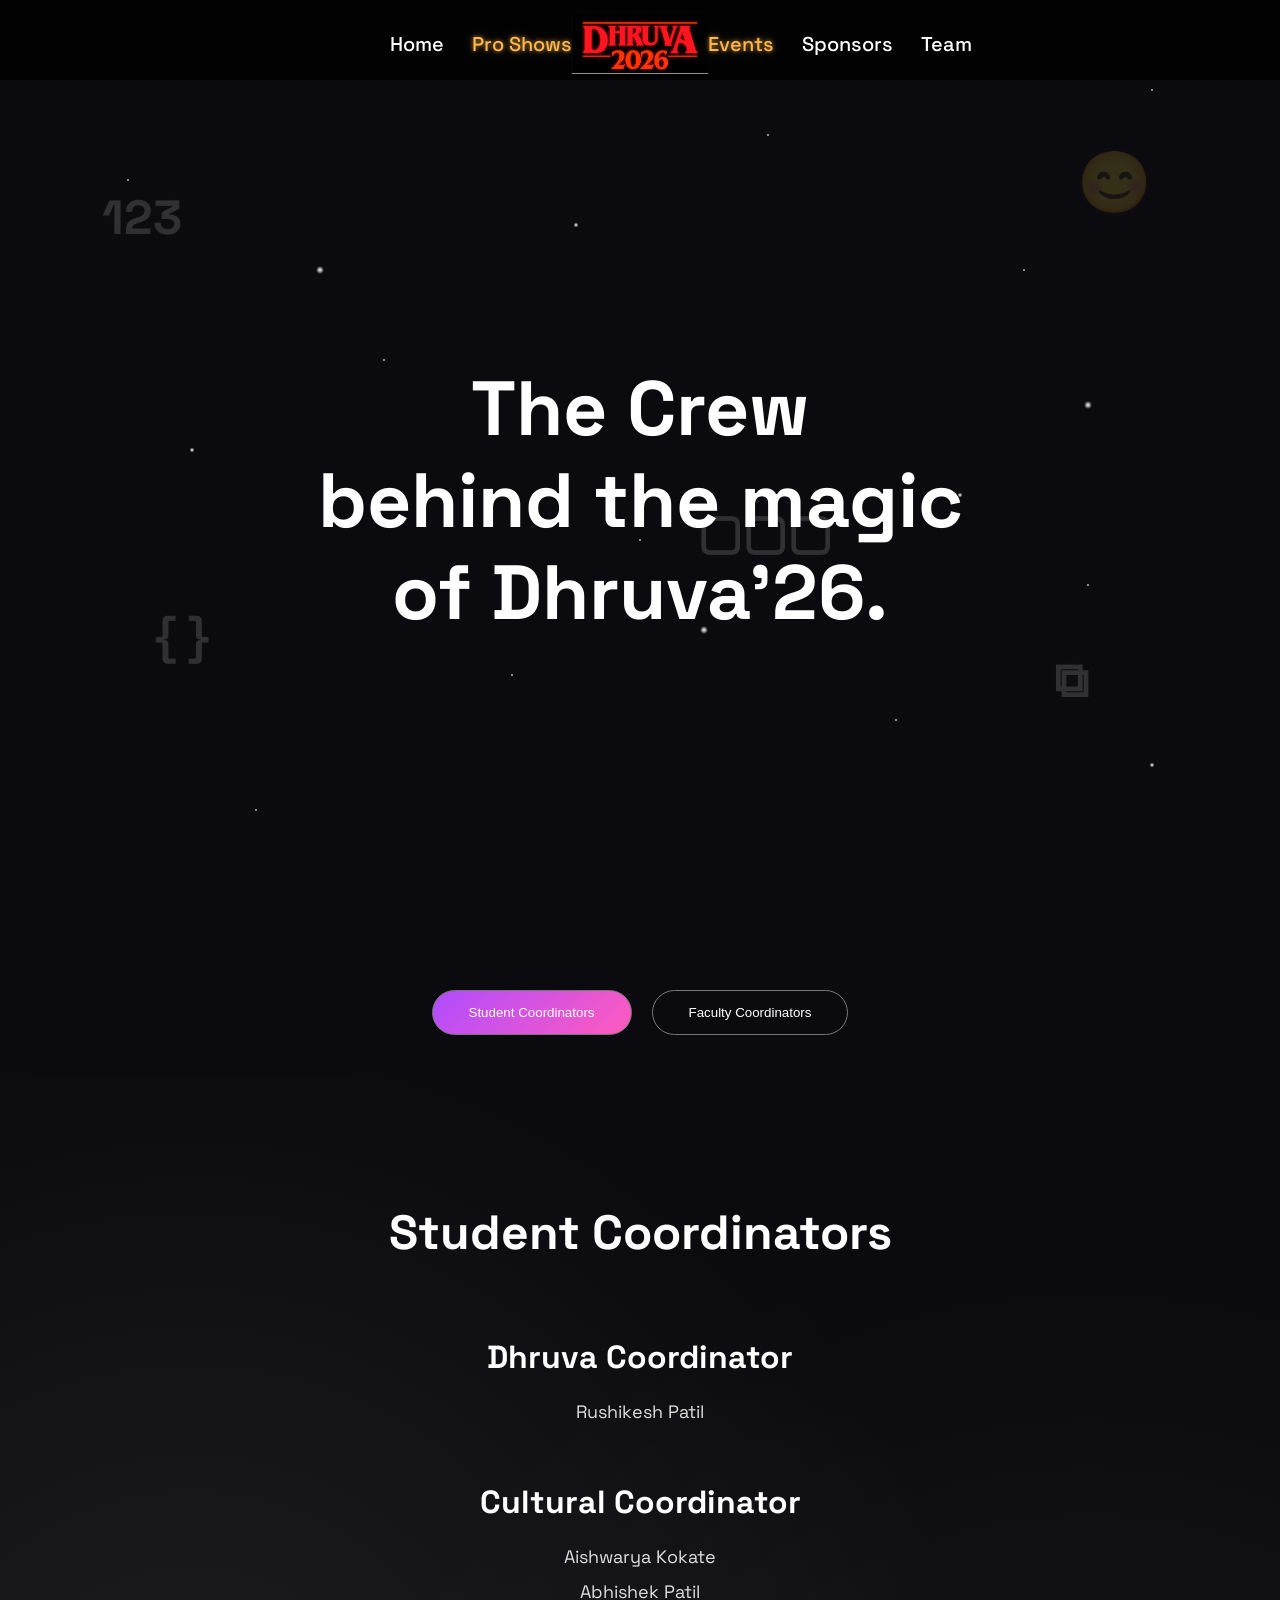
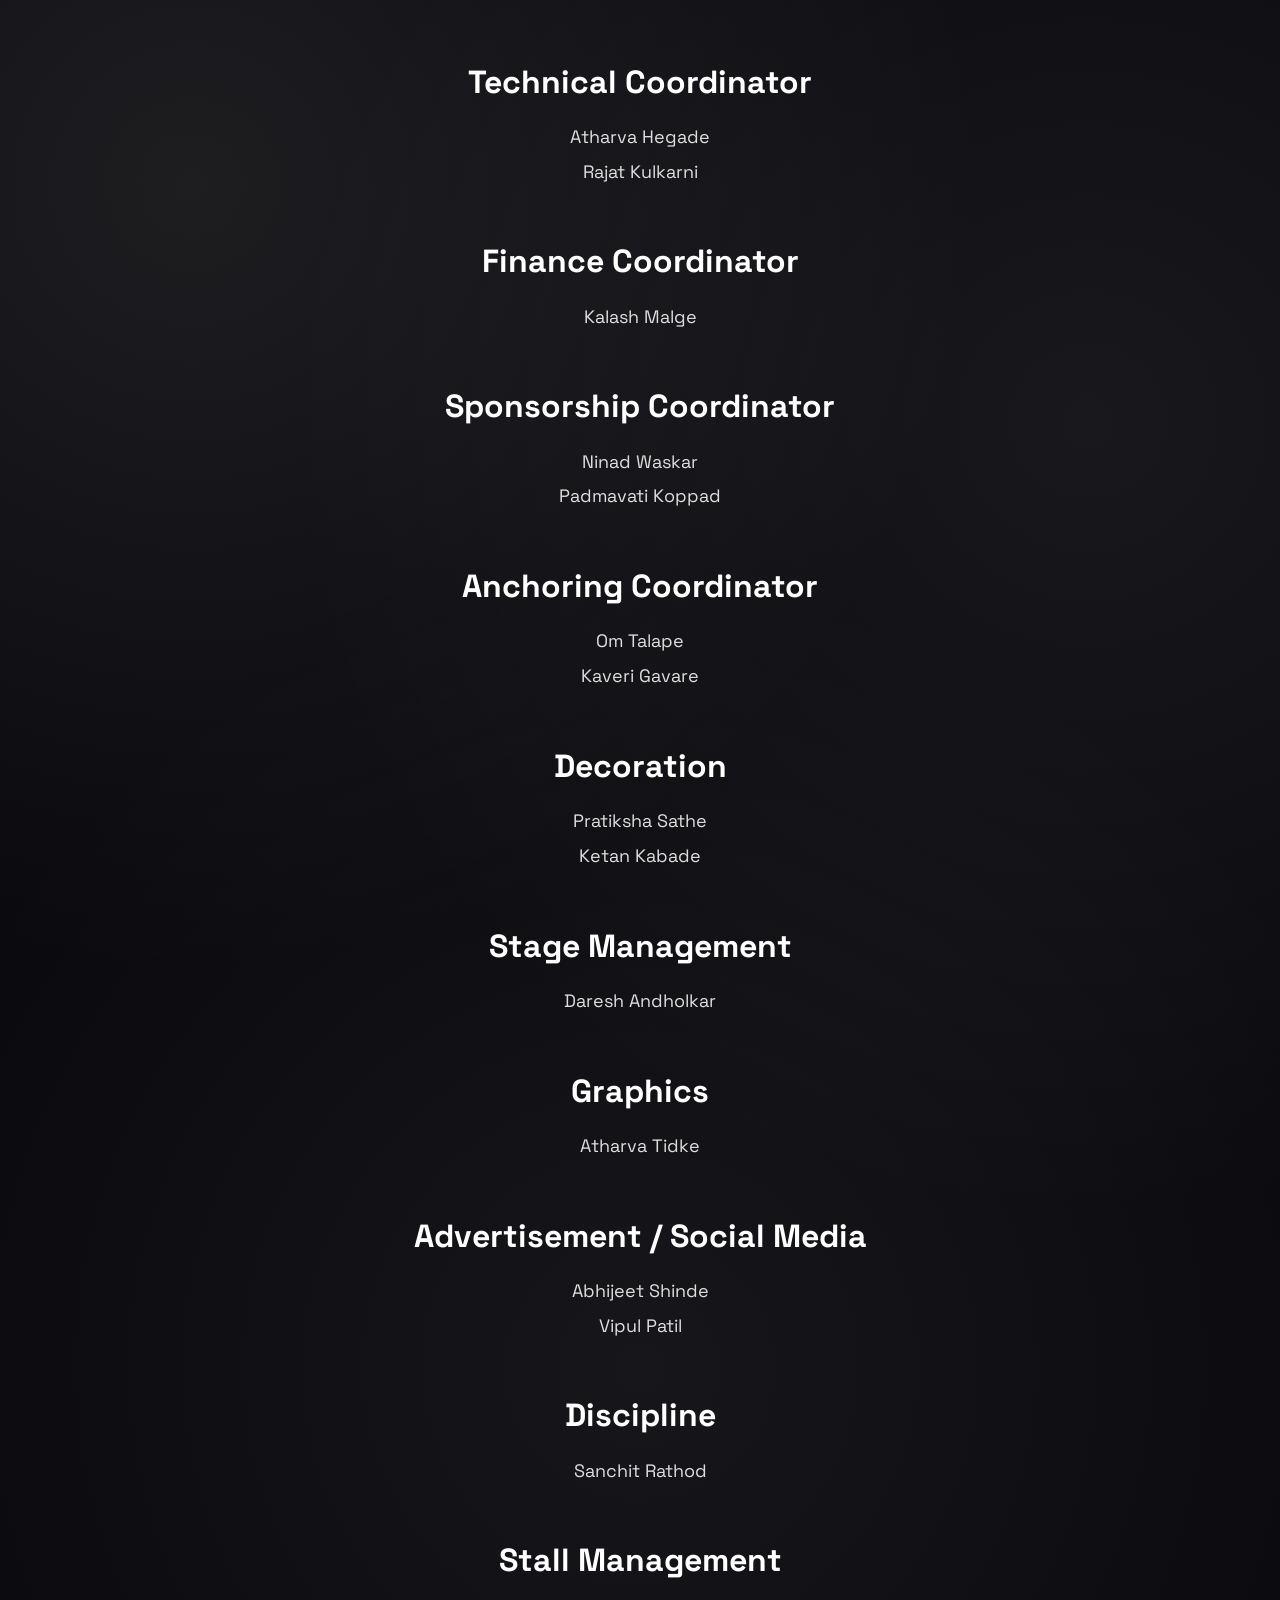
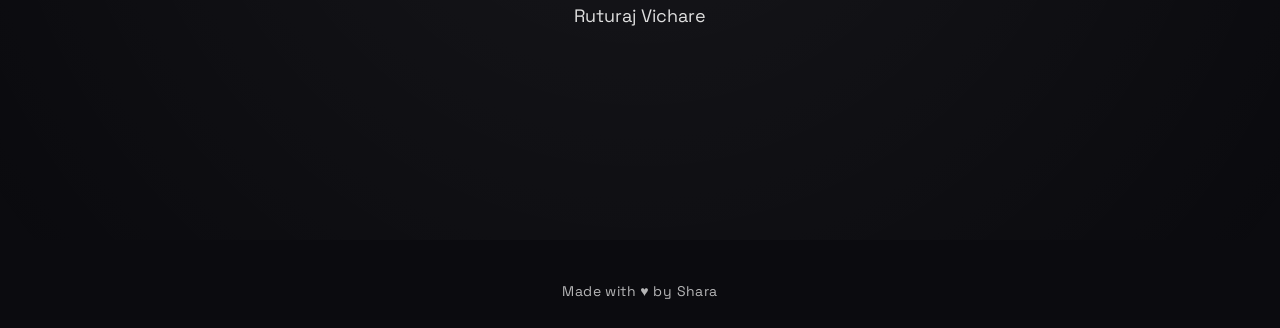
<file: dhruva-2026/team.html>
<!DOCTYPE html>
<html lang="en">
<head>
  <meta charset="UTF-8">
  <title>Team | Dhruva 2026</title>
  <meta name="viewport" content="width=device-width, initial-scale=1.0">

  <link href="https://fonts.googleapis.com/css2?family=Space+Grotesk:wght@400;600;700;800&display=swap" rel="stylesheet">
  <link rel="stylesheet" href="css/style.css">
</head>

<body>

<div class="stars"></div>
<div class="stars2"></div>
<div class="stars3"></div>

<div class="floating-icons">
  <span class="icon icon-1">123</span>
  <span class="icon icon-2">😊</span>
  <span class="icon icon-3">{ }</span>
  <span class="icon icon-4">⧉</span>
  <span class="icon icon-5">▢▢▢</span>
</div>

<nav class="navbar">
  <div class="navbar-inner">

    <div class="nav-left">
      <a href="index.html">Home</a>
      <a href="proshows.html" class="nav-link pro">Pro Shows</a>
    </div>

    <div class="nav-logo">
      <img src="assets/images/dhruva-logo.png" alt="Dhruva Logo">
    </div>

    <div class="nav-right">
      <a href="events.html" class="nav-link events">Events</a>
      <a href="sponsors.html">Sponsors</a>
      <a href="team.html">Team</a>
    </div>

    <div class="nav-toggle" id="navToggle">☰</div>
  </div>

  <div class="mobile-menu" id="mobileMenu">
    <a href="index.html">Home</a>
    <a href="proshows.html">Pro Shows</a>
    <a href="events.html">Events</a>
    <a href="sponsors.html">Sponsors</a>
    <a href="team.html">Team</a>
  </div>
</nav>

<section class="team-hero">
  <h1>
    The Crew<br>
    behind the magic<br>
    of Dhruva’26.
  </h1>
</section>


<div class="team-toggle">
  <button id="studentBtn" class="toggle-btn active">Student Coordinators</button>
  <button id="facultyBtn" class="toggle-btn">Faculty Coordinators</button>
</div>

<section id="students-section" class="team-section active">

  <h1 class="main-title">Student Coordinators</h1>

  <div class="role-block">
    <h2>Dhruva Coordinator</h2>
    <p>Rushikesh Patil</p>
  </div>

  <div class="role-block">
    <h2>Cultural Coordinator</h2>
    <p>Aishwarya Kokate</p>
    <p>Abhishek Patil</p>
  </div>

  <div class="role-block">
    <h2>Technical Coordinator</h2>
    <p>Atharva Hegade</p>
    <p>Rajat Kulkarni</p>
  </div>

  <div class="role-block">
    <h2>Finance Coordinator</h2>
    <p>Kalash Malge</p>
  </div>

  <div class="role-block">
    <h2>Sponsorship Coordinator</h2>
    <p>Ninad Waskar</p>
    <p>Padmavati Koppad</p>
  </div>

  <div class="role-block">
    <h2>Anchoring Coordinator</h2>
    <p>Om Talape</p>
    <p>Kaveri Gavare</p>
  </div>

  <div class="role-block">
    <h2>Decoration</h2>
    <p>Pratiksha Sathe</p>
    <p>Ketan Kabade</p>
  </div>

  <div class="role-block">
    <h2>Stage Management</h2>
    <p>Daresh Andholkar</p>
  </div>

  <div class="role-block">
    <h2>Graphics</h2>
    <p>Atharva Tidke</p>
  </div>

  <div class="role-block">
    <h2>Advertisement / Social Media</h2>
    <p>Abhijeet Shinde</p>
    <p>Vipul Patil</p>
  </div>

  <div class="role-block">
    <h2>Discipline</h2>
    <p>Sanchit Rathod</p>
  </div>

  <div class="role-block">
    <h2>Stall Management</h2>
    <p>Ruturaj Vichare</p>
  </div>

</section>

<section id="faculty-section" class="team-section">

  <h1 class="main-title">Faculty Coordinators</h1>

  <div class="coordinator-names">
    <p class="coordinator-name highlight">Prof. (Dr.) Bhavana Kanawade</p>
    <p class="coordinator-name">Prof. Ashwini Kulkarni</p>
    <p class="coordinator-name">Prof. Anjali Jagtap</p>
    <p class="coordinator-name">Prof. Mahadevi Namose</p>
    <p class="coordinator-name">Prof. Pallavi Yevale</p>
    <p class="coordinator-name">Dr. Prateeksha Chouksey</p>
    <p class="coordinator-name">Prof. Prachi Taman</p>
    <p class="coordinator-name">Dr. Rishi Chhatrala</p>
    <p class="coordinator-name">Dr. Deepti Chaudhari</p>
    <p class="coordinator-name">Prof. Santosh Ambare</p>
    <p class="coordinator-name">Prof. Bhagyashri Thorat</p>
    <p class="coordinator-name">Prof. Sujata Virulkar</p>
    <p class="coordinator-name">Dr. Shewta Jain</p>
    <p class="coordinator-name">Prof. Harshali Chaudhari</p>
    <p class="coordinator-name">Prof. Gaurav Malode</p>
    <p class="coordinator-name">Prof. Pravin Aher</p>
    <p class="coordinator-name">Prof. Prakash Kshirsagar</p>
    <p class="coordinator-name">Prof. Prashant Sakunde</p>

    <p class="coordinator-name">Mr. Prabodhan Sawant</p>
    <p class="coordinator-name">Prof. Amit Kasar</p>
    <p class="coordinator-name">Prof. Mahesh Waghmare</p>
    <p class="coordinator-name">Mr. Swapnil Khambayat</p>

    <p class="coordinator-name">Dr. Deepak Uplaonkar</p>
    <p class="coordinator-name">Dr. Tarun Kumar</p>
    <p class="coordinator-name">Prof. Bhavana Tayde</p>

    <p class="coordinator-name">Prof. Dia Magnani</p>
    <p class="coordinator-name">Prof. Kimi Ramteke</p>
    <p class="coordinator-name">Dr. Smita Nande</p>

    <p class="coordinator-name">Prof. Sarang Saoji</p>
    <p class="coordinator-name">Prof. Mandar Datar</p>

    <p class="coordinator-name">Prof. Yogiraj Deshmukh</p>
    <p class="coordinator-name">Prof. Asawari Bhalerao</p>

    <p class="coordinator-name">Dr. Rajesh Chowdhary</p>
    <p class="coordinator-name">Dr. Sandip Patil</p>

    <p class="coordinator-name">Prof. Poonam Deokar</p>
    <p class="coordinator-name">Prof. Monali Deshmukh</p>
    <p class="coordinator-name">Prof. Suvarna Bhagwat</p>

    <p class="coordinator-name">Prof. Rahul Joshi</p>
    <p class="coordinator-name">Prof. Prashant Ahire</p>

    <p class="coordinator-name">Prof. Sonal Kulkarni</p>
    <p class="coordinator-name">Prof. Pradnya Shinde</p>
    <p class="coordinator-name">Prof. Ruplai Yeole</p>

    <p class="coordinator-name">Dr. Varsha Deogavkar</p>
    <p class="coordinator-name">Prof. Shital Wadaganve</p>
    <p class="coordinator-name">Prof. Roma Paliwal</p>

    <p class="coordinator-name">Prof. Vaidehi Banerjee</p>
    <p class="coordinator-name">Mrs. Namita Shende</p>
    <p class="coordinator-name">Prof. Minal Badgujar</p>
    <p class="coordinator-name">Prof. Suvarna Sonone</p>

   
    <p class="coordinator-name">Dr. Sonali Patil</p>
    <p class="coordinator-name">Prof. Mukesh More</p>
     <p class="coordinator-name">All HODs</p>

  </div>

</section>

<script src="js/team.js"></script>

<footer class="site-footer">
 <p class="credit">Made with &hearts; by Shara</p>
</footer>

<script src="js/navbar.js"></script>


</body>
</html>
</file>
<file: css/style.css>
:root {
    --bg-dark: #050816;
    --bg-gradient: radial-gradient(circle at top, #0b1026, #050816);
    --text-light: #ffffff;
    --accent: #7f5cff;   /* cosmic purple */
    --muted: rgba(255, 255, 255, 0.7);
}

* {
    margin: 0;
    padding: 0;
    box-sizing: border-box;
}

body {
    margin: 0;
    font-family: 'Inter', Arial, Helvetica, sans-serif;
    background: var(--bg-gradient);
    color: var(--text-light);
    position: relative;
    overflow-x: hidden;
}


.header {
    text-align: center;
    padding: 40px 10px;
}

.header h1 {
    font-size: 42px;
    letter-spacing: 2px;
    text-shadow: 0 0 15px rgba(127, 92, 255, 0.6);
}

p {
    line-height: 1.7;
}


.header p {
    color: var(--muted);
}

h1, h2, h3 {
    letter-spacing: 0.5px;
}



.navbar {
    display: flex;
    justify-content: center;
    gap: 25px;
    padding: 15px 0;
    background: rgba(0, 0, 0, 0.3);
    backdrop-filter: blur(8px);
}

.navbar a {
    color: var(--text-light);
    text-decoration: none;
    font-weight: 500;
    position: relative;
    transition: color 0.25s ease;
}

.navbar a::after {
    content: "";
    position: absolute;
    left: 0;
    bottom: -5px;
    width: 0;
    height: 2px;
    background: var(--accent);
    transition: width 0.3s ease;
}

.navbar a:hover::after {
    width: 100%;
    
}

.navbar a:hover {
    color: var(--accent);
}


.main-content {
    padding: 40px;
    text-align: center;
}

.main-content h2 {
    margin-bottom: 15px;
}


.footer {
    background-color: #111;
    color: white;
    text-align: center;
    padding: 15px;
    margin-top: 40px;
}

.hero {
    height: 85vh;
    display: flex;
    flex-direction: column;
    justify-content: center;
    align-items: center;
    text-align: center;
}

.hero h2 {
    font-size: 70px;
    margin-bottom: 10px;
    text-shadow: 0 0 20px rgba(127, 92, 255, 0.8);
}

.tagline {
    font-size: 20px;
    color: var(--muted);
    margin-bottom: 8px;
}

.dates {
    font-size: 16px;
    margin-bottom: 30px;
    opacity: 0.8;
}

.hero-btn {
    padding: 14px 32px;
    border-radius: 30px;
    background: var(--accent);
    color: white;
    text-decoration: none;
    font-weight: bold;
    box-shadow: 0 0 20px rgba(127, 92, 255, 0.7);
   transition: transform 0.3s ease, box-shadow 0.3s ease, background 0.3s ease;
}


.hero-btn:hover {
    transform: translateY(-4px);
    box-shadow: 0 0 30px rgba(127, 92, 255, 1);
}


.content {
    padding: 40px;
    max-width: 900px;
    margin: auto;
}

.content h2 {
    margin-bottom: 20px;
    text-align: center;
}

.content p {
    margin-bottom: 15px;
    line-height: 1.6;
}

.credit {
    font-size: 14px;
    margin-top: 5px;
    opacity: 0.8;
}

.event-card {
    background: rgba(255, 255, 255, 0.05);
    padding: 20px;
    border-radius: 10px;
    backdrop-filter: blur(6px);
    box-shadow: 0 0 15px rgba(0, 0, 0, 0.6);
    transition: transform 0.3s ease, box-shadow 0.3s ease;
}

.event-card:hover {
    transform: translateY(-6px);
    box-shadow: 0 0 25px rgba(127, 92, 255, 0.8);
}


.schedule-table {
    width: 100%;
    border-collapse: collapse;
    margin-top: 30px;
}

.schedule-table th,
.schedule-table td {
    border: 1px solid rgba(255,255,255,0.2);
    padding: 14px;
    text-align: center;
}


.schedule-table th {
    background-color: rgba(0, 0, 0, 0.7);
    color: white;
    text-transform: uppercase;
    letter-spacing: 1px;
}


.schedule-table tr:nth-child(odd) {
    background-color: rgba(255, 255, 255, 0.05);
    color: white;
}


.schedule-table tr:nth-child(even) {
    background-color: rgba(255, 255, 255, 0.12);
    color: white;
}


.footer {
    text-align: center;
    padding: 30px;
    margin-top: 60px;
    color: var(--muted);
}

body::before {
    content: "";
    position: fixed;
    inset: 0;
    background-image:
        radial-gradient(1px 1px at 10% 20%, rgba(255,255,255,0.8), transparent),
        radial-gradient(1px 1px at 30% 80%, rgba(255,255,255,0.6), transparent),
        radial-gradient(1px 1px at 50% 40%, rgba(255,255,255,0.7), transparent),
        radial-gradient(1px 1px at 70% 60%, rgba(255,255,255,0.5), transparent),
        radial-gradient(1px 1px at 90% 30%, rgba(255,255,255,0.6), transparent);
    opacity: 0.6;
    pointer-events: none;
    z-index: 0;
}


.highlights {
    display: flex;
    justify-content: center;
    gap: 60px;
    padding: 80px 20px;
    text-align: center;
}

.highlight-box h3 {
    font-size: 48px;
    color: var(--accent);
    text-shadow: 0 0 15px rgba(127, 92, 255, 0.7);
}

.highlight-box p {
    font-size: 16px;
    margin-top: 5px;
    color: var(--muted);
    letter-spacing: 1px;
}

.stars {
    position: fixed;
    top: 0;
    left: 0;
    width: 2px;
    height: 2px;
    background: white;
    box-shadow:
        100px 200px white,
        300px 400px white,
        500px 100px white,
        700px 300px white,
        900px 500px white,
        1100px 200px white,
        1300px 600px white,
        1500px 100px white,
        1700px 400px white,
        1900px 250px white;
    opacity: 0.8;
    z-index: 0;
    pointer-events: none;
}

section {
    padding-left: 20px;
    padding-right: 20px;
}

.timeline {
    padding: 80px 20px;
    max-width: 900px;
    margin: auto;
}

.timeline-title {
    text-align: center;
    font-size: 36px;
    margin-bottom: 60px;
    text-shadow: 0 0 15px rgba(127, 92, 255, 0.8);
}

.timeline-container {
    position: relative;
    padding-left: 40px;
}

.timeline-container::before {
    content: "";
    position: absolute;
    left: 15px;
    top: 0;
    width: 2px;
    height: 100%;
    background: rgba(127, 92, 255, 0.6);
}

.timeline-item {
    position: relative;
    margin-bottom: 50px;
}

.timeline-dot {
    position: absolute;
    left: -5px;
    top: 5px;
    width: 16px;
    height: 16px;
    background: var(--accent);
    border-radius: 50%;
    box-shadow: 0 0 15px rgba(127, 92, 255, 0.9);
}

.timeline-content {
    background: rgba(255, 255, 255, 0.05);
    padding: 20px;
    border-radius: 10px;
    backdrop-filter: blur(6px);
    box-shadow: 0 0 20px rgba(0, 0, 0, 0.6);
}

.timeline-content h3 {
    margin-bottom: 10px;
    color: var(--accent);
}

.timeline-content p {
    margin-bottom: 6px;
    color: var(--muted);
}

.countdown {
    margin-top: 15px;
    font-size: 14px;
    font-weight: bold;
    color: var(--accent);
    text-shadow: 0 0 10px rgba(127, 92, 255, 0.8);
}

.feedback-section {
    max-width: 500px;
    margin: 80px auto;
    padding: 20px;
    text-align: center;
}

.feedback-section h2 {
    margin-bottom: 30px;
    text-shadow: 0 0 12px rgba(127, 92, 255, 0.8);
}

.feedback-form {
    background: rgba(255, 255, 255, 0.05);
    padding: 30px;
    border-radius: 12px;
    backdrop-filter: blur(8px);
}

.feedback-form label {
    display: block;
    margin: 15px 0 6px;
    text-align: left;
    font-size: 14px;
    color: var(--muted);
}

.feedback-form select,
.feedback-form textarea {
    width: 100%;
    padding: 10px;
    border-radius: 6px;
    border: none;
    outline: none;
    font-family: inherit;
}

.feedback-form textarea {
    resize: none;
    height: 90px;
}

.rating {
    font-size: 22px;
    letter-spacing: 4px;
    color: gold;
    margin-bottom: 10px;
}

.feedback-form button {
    margin-top: 20px;
    width: 100%;
    padding: 12px;
    border: none;
    border-radius: 25px;
    background: var(--accent);
    color: white;
    font-weight: bold;
    cursor: pointer;
    transition: transform 0.3s ease, box-shadow 0.3s ease;
}

.feedback-form button:hover {
    transform: translateY(-3px);
    box-shadow: 0 0 20px rgba(127, 92, 255, 0.9);
}
</file>
<file: dhruva-2026/css/style.css>
body {
    background : lightpink;
}


:root {
    --bg-dark: #0b0b0f;
    --bg-section: #111118;
    --accent: #a855f7;
    --text-light: #ffffff;
    --text-muted: #b3b3b3;
}

* {
    margin: 0;
    padding: 0;
    box-sizing: border-box;
}

body {
    font-family: 'Inter', sans-serif;
    background-color: var(--bg-dark);
    color: var(--text-light);
    line-height: 1.6;
}


.hero {
    min-height: 100vh;
    padding: 120px 20px;
    text-align: center;
    background: radial-gradient(circle at top, #1a1a2e, var(--bg-dark));
}

.hero h1 {
    font-size: 72px;
    font-weight: 700;
    letter-spacing: 4px;
}

.hero-subtitle {
    margin-top: 16px;
    font-size: 22px;
    color: var(--accent);
}

.hero-college {
    margin-top: 12px;
    font-size: 20px;
    font-weight: 500;
    color: var(--text-muted);
}

.hero-dates {
    margin-top: 16px;
    font-size: 18px;
    letter-spacing: 1px;
}

.hero-btn {
    display: inline-block;
    margin-top: 40px;
    padding: 14px 36px;
    border-radius: 30px;
    background: var(--accent);
    color: #fff;
    text-decoration: none;
    font-weight: 600;
    transition: transform 0.3s ease, box-shadow 0.3s ease;
}

.hero-btn:hover {
    transform: translateY(-4px);
    box-shadow: 0 0 25px rgba(168, 85, 247, 0.8);
}


.countdown-section {
    padding: 80px 20px;
    text-align: center;
    background: var(--bg-section);
}

.countdown-section h2 {
    font-size: 36px;
    margin-bottom: 30px;
}

.countdown-timer {
    font-size: 28px;
    font-weight: 700;
    letter-spacing: 2px;
}

.countdown-timer span {
    color: var(--accent);
    margin: 0 6px;
    font-size: 34px;
}


.about {
    padding: 90px 20px;
    max-width: 900px;
    margin: auto;
    text-align: center;
}

.about h2 {
    font-size: 36px;
    margin-bottom: 24px;
}

.about p {
    color: var(--text-muted);
    font-size: 18px;
}


.events-overview {
    padding: 90px 20px;
    background: var(--bg-section);
    text-align: center;
}

.events-overview h2 {
    font-size: 36px;
    margin-bottom: 40px;
}

.event-cards {
    display: grid;
    grid-template-columns: repeat(auto-fit, minmax(200px, 1fr));
    gap: 20px;
    max-width: 1000px;
    margin: auto;
}

.event-card {
    padding: 30px;
    background: rgba(255, 255, 255, 0.05);
    border-radius: 12px;
    font-weight: 600;
    transition: transform 0.3s ease, box-shadow 0.3s ease;
}

.event-card:hover {
    transform: translateY(-6px);
    box-shadow: 0 0 25px rgba(168, 85, 247, 0.4);
}


.highlights {
    padding: 90px 20px;
    text-align: center;
}

.highlights h2 {
    font-size: 36px;
    margin-bottom: 40px;
}

.highlight-cards {
    display: grid;
    grid-template-columns: repeat(auto-fit, minmax(220px, 1fr));
    gap: 24px;
    max-width: 1000px;
    margin: auto;
}

.highlight-card {
    padding: 30px;
    background: linear-gradient(145deg, #1a1a2e, #0f0f18);
    border-radius: 14px;
}

.highlight-card h3 {
    margin-bottom: 10px;
    color: var(--accent);
}


.footer {
    padding: 40px 20px;
    background: #050508;
    text-align: center;
    font-size: 14px;
    color: var(--text-muted);
}

.footer .credit {
    margin-top: 8px;
    color: var(--text-light);
}



.hero-night {
    position: relative;
    min-height: 100vh;
    background:
        radial-gradient(circle at 20% 30%, rgba(168, 85, 247, 0.25), transparent 40%),
        radial-gradient(circle at 80% 70%, rgba(236, 72, 153, 0.25), transparent 45%),
        linear-gradient(180deg, #050508 0%, #0b0b12 100%);
    overflow: hidden;
}

.hero-overlay {
    position: absolute;
    inset: 0;
    background: linear-gradient(
        180deg,
        rgba(0,0,0,0.4),
        rgba(0,0,0,0.85)
    );
    z-index: 1;
}

.hero-content {
    position: relative;
    z-index: 2;
    max-width: 1100px;
    margin: auto;
    padding: 140px 40px;
    text-align: left;
}

.hero-tag {
    color: #f472b6;
    font-weight: 600;
    letter-spacing: 2px;
    text-transform: uppercase;
    margin-bottom: 20px;
}

.hero-title {
    font-size: clamp(72px, 10vw, 140px);
    font-weight: 800;
    line-height: 0.95;
    letter-spacing: 4px;
}

.hero-title span {
    display: block;
    font-size: clamp(48px, 6vw, 96px);
    color: #a855f7;
}

.hero-subtitle {
    margin-top: 28px;
    font-size: 22px;
    font-weight: 500;
    color: #e5e5e5;
}

.hero-college {
    margin-top: 12px;
    font-size: 18px;
    color: #b3b3b3;
}

.hero-actions {
    margin-top: 48px;
    display: flex;
    gap: 20px;
}

.hero-btn {
    padding: 14px 36px;
    border-radius: 999px;
    font-weight: 600;
    text-decoration: none;
    transition: transform 0.3s ease, box-shadow 0.3s ease;
}

.hero-btn.primary {
    background: linear-gradient(135deg, #a855f7, #ec4899);
    color: #fff;
}

.hero-btn.primary:hover {
    transform: translateY(-4px);
    box-shadow: 0 0 35px rgba(236, 72, 153, 0.6);
}

.hero-btn.ghost {
    border: 1px solid rgba(255,255,255,0.25);
    color: #fff;
    background: transparent;
}

.hero-btn.ghost:hover {
    transform: translateY(-4px);
    box-shadow: 0 0 25px rgba(255,255,255,0.15);
}


.hero-night::before {
    content: "";
    position: absolute;
    inset: -20%;
    background:
        radial-gradient(circle at 30% 40%, rgba(168, 85, 247, 0.15), transparent 50%),
        radial-gradient(circle at 70% 60%, rgba(236, 72, 153, 0.15), transparent 50%);
    animation: pulseGlow 6s ease-in-out infinite;
    z-index: 0;
}

@keyframes pulseGlow {
    0% { opacity: 0.6; }
    50% { opacity: 1; }
    100% { opacity: 0.6; }
}


.hero-night::after {
    content: "";
    position: absolute;
    inset: 0;
    background-image: url("data:image/svg+xml,%3Csvg xmlns='http://www.w3.org/2000/svg' width='160' height='160'%3E%3Cfilter id='n'%3E%3CfeTurbulence type='fractalNoise' baseFrequency='0.8' numOctaves='4' stitchTiles='stitch'/%3E%3C/filter%3E%3Crect width='160' height='160' filter='url(%23n)' opacity='0.04'/%3E%3C/svg%3E");
    pointer-events: none;
    z-index: 1;
}


.events-section {
    padding: 120px 20px;
    text-align: center;
    background: #0b0b12;
}

.section-title {
    font-size: 42px;
    margin-bottom: 50px;
    letter-spacing: 2px;
}

.day-tabs {
    display: flex;
    justify-content: center;
    gap: 20px;
    margin-bottom: 50px;
}

.day-tab {
    background: transparent;
    border: 1px solid rgba(255,255,255,0.2);
    color: #fff;
    padding: 10px 26px;
    border-radius: 999px;
    font-weight: 600;
    cursor: pointer;
    transition: all 0.3s ease;
}

.day-tab.active,
.day-tab:hover {
    background: linear-gradient(135deg, #a855f7, #ec4899);
    border-color: transparent;
}

.events-grid {
    display: none;
    grid-template-columns: repeat(auto-fit, minmax(240px, 1fr));
    gap: 30px;
    max-width: 1100px;
    margin: auto;
}

.events-grid.active {
    display: grid;
}

.event-card {
    padding: 32px;
    border-radius: 16px;
    background: linear-gradient(145deg, #12121a, #0d0d14);
    text-align: left;
    transition: transform 0.35s ease, box-shadow 0.35s ease;
}

.event-card h3 {
    font-size: 22px;
    margin-bottom: 10px;
}

.event-card p {
    color: #b3b3b3;
    font-size: 14px;
}

.event-card:hover {
    transform: translateY(-8px);
    box-shadow: 0 0 35px rgba(168, 85, 247, 0.35);
}

.schedule-section {
    padding: 120px 20px;
    background: #0b0b12;
    text-align: center;
}

.timeline {
    display: none;
    max-width: 800px;
    margin: 60px auto 0;
}

.timeline.active {
    display: block;
}

.timeline-item {
    display: flex;
    align-items: flex-start;
    margin-bottom: 40px;
    gap: 20px;
}

.time {
    min-width: 60px;
    font-weight: 700;
    color: #a855f7;
}

.timeline-card {
    padding: 24px 28px;
    background: linear-gradient(145deg, #12121a, #0d0d14);
    border-radius: 14px;
    text-align: left;
    width: 100%;
}

.timeline-card h3 {
    margin-bottom: 6px;
    font-size: 20px;
}

.timeline-card p {
    color: #b3b3b3;
    font-size: 14px;
}

.hero-center {
    position: absolute;
    bottom: 120px;   
    left: 50%;
    transform: translateX(-50%);
    display: flex;
    gap: 30px;
    z-index: 3;
}


.hero-btn {
    padding: 14px 28px;
    border: 1px solid rgba(255,255,255,0.6);
    color: #fff;
    text-decoration: none;
    font-size: 15px;
    letter-spacing: 1px;
    background: transparent;
    transition: all 0.3s ease;
}

.hero-btn:hover {
    background: rgba(255,255,255,0.1);
    transform: translateY(-2px);
}

.hero-bottom-strip {
    position: absolute;
    bottom: 25px;
    width: 100%;
    padding: 0 70px;
    display: flex;
    justify-content: space-between;
    align-items: center;
    z-index: 3;
    color: #fff;
    text-transform: uppercase;
}

.hero-dates {
    font-size: 26px;
    font-weight: 500;
    letter-spacing: 4px;
}

.hero-slogans {
    display: flex;
    gap: 22px;
    font-size: 26px;
    font-weight: 500;
    letter-spacing: 4px;
}


.hero-socials i {
    font-size: 24px;
}


.hero-socials i:hover {
    transform: translateY(-3px);
    color: #a855f7;
}

.hero-video {
    position: relative;
    height: 100vh;
    width: 100%;
    margin-top: 0;
}

.team-section {
    padding: 160px 80px;
    background: #000;
    color: #fff;
    text-align: center;
}

.team-title {
    font-size: 52px;
    margin-bottom: 60px;
    letter-spacing: 2px;
}

.team-grid {
    display: grid;
    grid-template-columns: repeat(auto-fit, minmax(260px, 1fr));
    gap: 40px;
}

.team-card {
    padding: 26px;
    background: rgba(255,255,255,0.06);
    border-radius: 14px;
    transition: transform 0.3s ease, box-shadow 0.3s ease;
}

.team-card h3 {
    font-size: 20px;
    margin-bottom: 8px;
}

.team-card p {
    font-size: 14px;
    letter-spacing: 1px;
    color: #a855f7;
}

.team-card:hover {
    transform: translateY(-8px);
    box-shadow: 0 0 18px rgba(168,85,247,0.4);
}


.team-section {
    min-height: 100vh;
    padding-top: 120px;
    background: radial-gradient(
        circle at top,
        rgba(255,255,255,0.06),
        rgba(0,0,0,1) 60%
    );
    color: white;
    text-align: center;
}
.team-hero-text {
    padding: 120px 20px;
}

.team-hero-text h1 {
    font-size: 64px;
    font-weight: 700;
    line-height: 1.2;
}
.team-role {
    margin-bottom: 100px;
}

.team-role h2 {
    font-size: 38px;
    margin-bottom: 24px;
}

.team-role p {
    font-size: 18px;
    line-height: 2.2;
    opacity: 0.85;
}

.team-section {
  background: transparent;
  position: relative;
  z-index: 1;
}

.team-tabs {
    display: flex;
    justify-content: center;
    gap: 20px;
    margin: 40px 0 120px;
}

.team-tabs button {
    background: transparent;
    border: 1px solid rgba(255,255,255,0.6);
    color: white;
    padding: 14px 28px;
    font-size: 16px;
    cursor: pointer;
}

.team-tabs .active {
    border-color: white;
}

.team-hero-text {
    padding: 120px 20px;
}

.team-hero-text h1 {
    font-size: 64px;
    font-weight: 700;
    line-height: 1.2;
}

.team-role {
    margin-bottom: 100px;
}

.team-role h2 {
    font-size: 38px;
    margin-bottom: 24px;
}

.team-role p {
    font-size: 18px;
    line-height: 2.2;
    opacity: 0.85;
}

.team-section::before,
.team-section::after {
    content: "";
    position: absolute;
    inset: 0;
    pointer-events: none;
}

.team-section::before {
    background-image:
        radial-gradient(circle at 15% 30%, rgba(255,255,255,0.08), transparent 40%),
        radial-gradient(circle at 85% 40%, rgba(255,255,255,0.06), transparent 45%),
        radial-gradient(circle at 50% 80%, rgba(255,255,255,0.05), transparent 40%);
}

.team-hero-text h1 {
    font-size: 72px;
    font-weight: 800;
    letter-spacing: -1px;
}
.team-role h2 {
    font-size: 42px;
}

.team-role p {
    font-size: 20px;
}

body {
    font-family: 'Space Grotesk', sans-serif;
}



.glow {
  color: #ffae00;
  text-shadow:
    0 0 5px #ffae00,
    0 0 15px #ff5500,
    0 0 30px #ff2200;
}
body {
  padding-top: 50px;
}

.proshows-section {
  min-height: 100vh;
  padding: 120px 80px 80px;
  background: radial-gradient(circle at top, #1a0033, #000);
  text-align: center;
}

.proshows-title {
  font-size: 64px;
  color: #ff4fd8;
  margin-bottom: 60px;
  text-shadow:
    0 0 10px #ff4fd8,
    0 0 30px #ff1493,
    0 0 60px #ff1493;
}

.proshows-cards {
  display: flex;
  justify-content: center;
  gap: 40px;
  flex-wrap: wrap;
}

.proshow-card {
  width: 320px;
  height: 420px;
  border-radius: 20px;
  overflow: hidden;
  position: relative;
  cursor: pointer;
  transition: transform 0.4s ease, box-shadow 0.4s ease;
}

.card-img {
  width: 100%;
  height: 100%;
  object-fit: cover;
}

.proshow-card:hover {
  transform: scale(1.08);
  box-shadow:
    0 0 25px #ff4fd8,
    0 0 60px rgba(255, 79, 216, 0.9);
}

.card-overlay {
  position: absolute;
  inset: 0;
  background: linear-gradient(
    to top,
    rgba(0, 0, 0, 0.9),
    rgba(0, 0, 0, 0.3)
  );
  display: flex;
  flex-direction: column;
  justify-content: flex-end;
  padding: 30px;
  color: white;
}

.card-overlay h2 {
  font-size: 24px;
}

.card-overlay p {
  font-size: 16px;
  opacity: 0.85;
}

.card-overlay span {
  margin-top: 10px;
  font-size: 22px;
  font-weight: bold;
  color: #ff4fd8;
  text-shadow: 0 0 10px #ff4fd8;
}

.events-section {
  background: transparent;
  position: relative;
  z-index: 1;
}


.events-title {
  font-size: 56px;
  text-align: center;
  margin-bottom: 40px;
}

.day-tabs {
  display: flex;
  justify-content: center;
  gap: 20px;
  margin-bottom: 50px;
}

.day-btn {
  padding: 10px 24px;
  border-radius: 30px;
  border: 1px solid #444;
  background: transparent;
  color: white;
  cursor: pointer;
}

.day-btn.active {
  background: linear-gradient(135deg, #a855f7, #ec4899);
  border: none;
}

.events-day {
  display: none;
}

.events-day.active-day {
  display: grid;
  grid-template-columns: repeat(auto-fit, minmax(320px, 1fr));
  gap: 30px;
}

.event-card {
  background: #111;
  border-radius: 18px;
  overflow: hidden;
  transition: transform 0.3s;
}

.event-card:hover {
  transform: scale(1.05);
}

.event-card img {
  width: 100%;
  height: 240px;
  object-fit: cover;
  object-position: center;
}


.event-info {
  padding: 20px;
}

.event-info h3 {
  margin-bottom: 8px;
  font-size: 22px;
}


.stars, .stars2, .stars3 {
  position: fixed;
  top: 0;
  left: 0;
  width: 100%;
  height: 100%;
  pointer-events: none;
  z-index: 0;
}

.stars {
  background-image:
    radial-gradient(1.5px 1.5px at 10% 20%, white, transparent),
    radial-gradient(1.5px 1.5px at 30% 40%, white, transparent),
    radial-gradient(1.5px 1.5px at 50% 60%, white, transparent),
    radial-gradient(1.5px 1.5px at 70% 80%, white, transparent),
    radial-gradient(1.5px 1.5px at 90% 10%, white, transparent),
    radial-gradient(1.5px 1.5px at 20% 90%, white, transparent),
    radial-gradient(1.5px 1.5px at 80% 30%, white, transparent),
    radial-gradient(1.5px 1.5px at 60% 15%, white, transparent),
    radial-gradient(1.5px 1.5px at 40% 75%, white, transparent),
    radial-gradient(1.5px 1.5px at 85% 65%, white, transparent);
  animation: twinkle 2s infinite alternate;
}

.stars2 {
  background-image:
    radial-gradient(2.5px 2.5px at 15% 50%, white, transparent),
    radial-gradient(2.5px 2.5px at 45% 25%, white, transparent),
    radial-gradient(2.5px 2.5px at 75% 55%, white, transparent),
    radial-gradient(2.5px 2.5px at 90% 85%, white, transparent);
  animation: twinkle 3s infinite alternate;
}

.stars3 {
  background-image:
    radial-gradient(4px 4px at 25% 30%, white, transparent),
    radial-gradient(4px 4px at 55% 70%, white, transparent),
    radial-gradient(4px 4px at 85% 45%, white, transparent);
  animation: twinkle 4s infinite alternate;
}

@keyframes twinkle {
  from { opacity: 0.3; }
  to   { opacity: 1; }
}

.faculty-section {
  padding: 80px 60px;
  background: transparent;
  position: relative;
  z-index: 1;
}

.section-title {
  text-align: center;
  font-size: 42px;
  margin-bottom: 50px;
  color: #fff;
}

.faculty-grid {
  display: grid;
  grid-template-columns: repeat(auto-fit, minmax(240px, 1fr));
  gap: 30px;
}

.faculty-card {
  background: rgba(17, 17, 17, 0.9);
  border-radius: 16px;
  padding: 30px 20px;
  text-align: center;
  transition: transform 0.3s, box-shadow 0.3s;
}

.faculty-card h3 {
  font-size: 20px;
  margin-bottom: 8px;
  color: #fff;
}

.faculty-card p {
  color: #bbb;
  font-size: 14px;
}

.faculty-card.highlight {
  box-shadow: 0 0 25px rgba(236, 72, 153, 0.8);
  border: 1px solid #ec4899;
}

.faculty-card:hover {
  transform: translateY(-6px);
  box-shadow: 0 0 20px rgba(255, 255, 255, 0.15);
}

.simple-coordinator {
  padding: 100px 20px;
  text-align: center;
  position: relative;
  z-index: 1;
}

.coordinator-title {
  font-size: 48px;
  font-weight: 700;
  margin-bottom: 40px;
  color: white;
}

.coordinator-names {
  display: flex;
  flex-direction: column;
  gap: 12px;
}

.coordinator-name {
  font-size: 18px;
  color: #ddd;
}

.coordinator-name.highlight {
  color: #fff;
  font-weight: 600;
  text-shadow: 0 0 10px rgba(236, 72, 153, 0.7);
}

.team-toggle {
  display: flex;
  justify-content: center;
  gap: 20px;
  margin: 40px 0;
}

.toggle-btn {
  padding: 14px 36px;
  border-radius: 40px;
  border: 1px solid #777;
  background: transparent;
  color: #fff;
  cursor: pointer;
}
.toggle-btn.active {
  background: linear-gradient(135deg, #b04cff, #ff5bbd);
}

.team-section {
  display: none;
}

.team-section.active {
  display: block;
}
.student-coordinators {
  text-align: center;
  padding: 100px 20px;
  position: relative;
  z-index: 1;
}

.main-title {
  font-size: 48px;
  margin-bottom: 60px;
  color: white;
}

.role-block {
  margin-bottom: 50px;
}

.role-block h2 {
  font-size: 32px;
  margin-bottom: 15px;
  color: white;
}

.role-block p {
  font-size: 18px;
  color: #ddd;
  margin: 6px 0;
}

.team-hero {
  height: 100vh;                
  display: flex;
  align-items: center;
  justify-content: center;
  text-align: center;
  position: relative;
  z-index: 2;
}

.team-hero h1 {
  font-size: clamp(2.8rem, 6vw, 5rem);
  font-weight: 800;
  line-height: 1.2;
  color: white;
}

.floating-icons {
  position: fixed;
  inset: 0;
  pointer-events: none;
  z-index: 1;
}

.icon {
  position: absolute;
  font-size: 48px;
  color: rgba(255, 255, 255, 0.15);
  font-weight: 700;
  animation: floatIcon 18s ease-in-out infinite;
  filter: drop-shadow(0 0 6px rgba(255,255,255,0.15));
}

.icon-1 { top: 20%; left: 8%; animation-duration: 22s; }
.icon-2 { top: 15%; right: 10%; font-size: 60px; animation-duration: 26s; }
.icon-3 { bottom: 25%; left: 12%; animation-duration: 24s; }
.icon-4 { bottom: 20%; right: 15%; animation-duration: 28s; }
.icon-5 { top: 55%; right: 35%; animation-duration: 30s; }

@keyframes floatIcon {
  0%   { transform: translateY(0) rotate(0deg); }
  50%  { transform: translateY(-40px) rotate(6deg); }
  100% { transform: translateY(0) rotate(0deg); }
}

.site-footer {
  text-align: center;
  padding: 40px 0 25px;
  color: rgba(255, 255, 255, 0.7);
  font-size: 14px;
  letter-spacing: 0.4px;
  position: relative;
  z-index: 2;
}

.site-footer .heart {
  color: red;
  font-size: 16px;
  margin: 0 4px;
  display: inline-block;
  animation: heartbeat 1.4s infinite;
}

@keyframes heartbeat {
  0%   { transform: scale(1); }
  30%  { transform: scale(1.2); }
  60%  { transform: scale(1); }
  100% { transform: scale(1); }
}

.nav-left .nav-college-logo {
  height: 100px;
  width: auto;
  object-fit: contain;
}

.sponsors-hero {
  text-align: center;
  padding: 120px 20px 50px;
}

.sponsors-hero h1 {
  font-size: 64px;
  font-weight: 800;
}

.sponsors-hero p {
  font-size: 18px;
  opacity: 0.7;
  margin-top: 10px;
}

.sponsors-message {
  max-width: 900px;
  margin: auto;
  text-align: center;
  padding: 40px 20px 120px;
  font-size: 18px;
  line-height: 1.8;
  opacity: 0.85;
}

.sponsor-contact {
  margin-top: 40px;
  font-size: 17px;
  opacity: 1;
}
.dhruva-timer {
  background: #000;
  display: flex;
  justify-content: center;
  gap: 15px;
  padding: 40px 20px;
}

.timer-box {
  background: #111;
  border: 1px solid #222;
  padding: 12px 18px;
  text-align: center;
  border-radius: 6px;
  min-width: 70px;
}

.timer-box .time {
  font-size: 1.4rem;
  font-weight: 600;
  color: #fff;
}

.timer-box span {
  font-size: 0.7rem;
  color: #aaa;
}
.dhruva-hero {
  background: #000;
  min-height: 80vh;
  display: flex;
  flex-direction: column;
  justify-content: center;
  padding-left: 8vw;
}


.see-you {
  color: #fff;
  font-size: 2.5rem;
  margin-bottom: 10px;
  font-weight: 400;
}

.dhruva-text {
  position: relative;
  font-size: 9vw;       
  font-weight: 900;
  color: #fff;
  line-height: 1;

  -webkit-text-stroke: 3px #000;

  cursor: pointer;
  transition: transform 0.35s ease;
}

.dhruva-text::after {
  content: attr(data-text);
  position: absolute;
  top: 5px;
  left: 5px;
  color: #fff;
  z-index: -1;
  -webkit-text-stroke: 3px #000;
  transition: transform 0.35s ease;
}

.dhruva-text:hover {
  transform: translate(-5px, -5px);
}

.dhruva-text:hover::after {
  transform: translate(5px, 5px);
}

.about-dhruva {
  background: #0b0b0b;
  padding: 120px 8vw;
}

.about-dhruva p {
  font-family: 'Space Grotesk', sans-serif;
  font-size: 1.6rem;
  line-height: 1.85;
  color: #ffffff;
  font-weight: 400;

  max-width: 50%;  
  text-align: left;
}

.about-dhruva .fall {
  display: inline-block;
  font-weight: 700;
  font-size: 1.9rem;
  opacity: 0;
  transform: translateY(-8px); 
}

.reveal.active .fall {
  animation: fallIn 0.9s cubic-bezier(0.22, 1, 0.36, 1) forwards;
}


.reveal.active .fall:nth-of-type(1) { animation-delay: 0.05s; }
.reveal.active .fall:nth-of-type(2) { animation-delay: 0.10s; }
.reveal.active .fall:nth-of-type(3) { animation-delay: 0.15s; }
.reveal.active .fall:nth-of-type(4) { animation-delay: 0.20s; }
.reveal.active .fall:nth-of-type(5) { animation-delay: 0.25s; }

@keyframes fallIn {
  from {
    opacity: 0;
    transform: translateY(-5px);
  }
  to {
    opacity: 1;
    transform: translateY(0);
  }
}


.creativity { color: #22c55e; } 
.innovation { color: #a3e635; }
.talent     { color: #65a30d; } 
.passion    { color: #f59e0b; }
.unity      { color: #ef4444; } 



.countdown-section {
  text-align: center;
  padding: 80px 20px;
  position: relative;
  z-index: 2;
}

.countdown-title {
  font-size: 36px;
  margin-bottom: 40px;
  font-weight: 700;
  color: #fff;
}

.countdown {
  display: flex;
  justify-content: center;
  gap: 25px;
  flex-wrap: wrap;
}

.time-box {
  background: rgba(255, 255, 255, 0.06);
  border: 1px solid rgba(255, 255, 255, 0.2);
  border-radius: 18px;
  width: 120px;
  height: 120px;
  display: flex;
  flex-direction: column;
  justify-content: center;
  align-items: center;
  backdrop-filter: blur(10px);
  box-shadow: 0 0 18px rgba(255, 184, 77, 0.25);
  transition: transform 0.3s ease, box-shadow 0.3s ease;
}

.time-box:hover {
  transform: translateY(-6px) scale(1.05);
  box-shadow: 0 0 30px rgba(255, 184, 77, 0.6);
}

.time-box span {
  font-size: 42px;
  font-weight: 800;
  color: #ffb84d;
}

.time-box small {
  margin-top: 6px;
  font-size: 14px;
  letter-spacing: 1px;
  opacity: 0.8;
}


.about-wrapper {
  display: flex;
  align-items: center;
  justify-content: space-between;
  gap: 60px;
}

.about-left {
  flex: 1;
}

.about-right {
  flex: 0 0 320px;
  display: flex;
  justify-content: center;
}

.about-dhruva-logo {
  width: 280px;
  max-width: 100%;
  opacity: 0.95;
  filter: drop-shadow(0 0 25px rgba(255, 255, 255, 0.15));
}

.hero-socials {
  display: flex;
  gap: 26px;
  margin-top: 20px;
  align-items: center;
}

.hero-socials a {
  color: #ffffff;              
  font-size: 32px;             
  opacity: 1;                  
  transition: transform 0.3s ease, text-shadow 0.3s ease;
}

.hero-socials a:hover {
  transform: translateY(-4px);
  text-shadow:
    0 0 6px rgba(255, 255, 255, 0.6),
    0 0 14px rgba(255, 255, 255, 0.4);
}

.hero-bottom-strip {
  display: flex;
  align-items: center;
  justify-content: center;
  gap: 60px;                
  margin-top: 40px;
  white-space: nowrap;
}

.hero-dates {
  font-size: 34px;   
  font-weight: 500;
  letter-spacing: 1.5px;
}

.hero-sep {
  font-size: 34px;  
  opacity: 0.6;
}

.hero-slogans {
  display: flex;
  gap: 70px;         
  font-size: 34px; 
  font-weight: 500;
  letter-spacing: 1.8px;
}

.hero-socials a {
  font-size: 34px;  
  color: #fff;
  opacity: 0.95;
}
* {
  box-sizing: border-box;
}

html, body {
  overflow-x: hidden;
}

@media (max-width: 768px) {
  .hero-bottom-strip {
    flex-direction: column;
    gap: 16px;
    text-align: center;
  }

  .hero-socials {
    gap: 20px;
  }

  .hero-socials a {
    font-size: 30px;
  }
}
@media (max-width: 768px) {
  .about-wrapper {
    flex-direction: column;
    gap: 30px;
  }

  .about-dhruva p {
    max-width: 100%;
    font-size: 1.3rem;
    text-align: center;
  }

  .about-dhruva-logo {
    width: 200px;
  }
}
@media (max-width: 768px) {
  .countdown {
    gap: 14px;
  }

  .time-box {
    width: 90px;
    height: 90px;
  }

  .time-box span {
    font-size: 28px;
  }
}
@media (max-width: 768px) {
  .hero-bottom-strip {
    flex-direction: column;
    gap: 12px;
    padding: 16px 10px;
    text-align: center;
  }

  .hero-dates {
    font-size: 18px;
  }

  .hero-slogans {
    display: flex;
    flex-wrap: wrap;
    justify-content: center;
    gap: 8px;
    font-size: 16px;
  }

  .hero-socials {
    margin-top: 6px;
    font-size: 22px;
  }
}

@media (max-width: 768px) {

  .navbar {
    padding: 10px 12px;
  }

  .navbar-inner {
    display: flex;
    flex-direction: column;
    align-items: center;
  }

  .nav-center {
    display: flex;
    flex-wrap: wrap;
    justify-content: center;
    gap: 12px;
    margin-top: 8px;
  }

  .nav-link {
    font-size: 14px;
    white-space: nowrap;
  }

  .nav-dhruva-logo {
    width: 80px;
    margin: 6px 0;
    flex-shrink: 0;
  }
} 

.desktop-video {
  display: block;
}

.mobile-video {
  display: none;
}

@media (max-width: 768px) {
  .desktop-video {
    display: none;
  }

  .mobile-video {
    display: block;
    object-fit: cover;
  }

  .hero-bg-video {
    height: 100vh;
    width: 100vw;
  }
}


.navbar {
  position: fixed;
  top: 0;
  width: 100%;
  height: 80px;
  background: rgba(0, 0, 0, 0.75);
  backdrop-filter: blur(10px);
  z-index: 9999;
}

.navbar-inner {
  display: grid;
  grid-template-columns: 1fr auto 1fr;
  align-items: center;
  max-width: 1400px;
  margin: auto;
  padding: 14px 40px;
}

.nav-left {
  display: flex;
  justify-content: flex-end;
  gap: 28px;
}

.nav-logo {
  display: flex;
  justify-content: center;
}

.nav-right {
  display: flex;
  justify-content: flex-start;
  gap: 28px;
}


.navbar a {
  color: white;
  text-decoration: none;
  font-size: 20px;
  font-weight: 500;
  transition: 0.3s;
}

.navbar a:hover {
  color: #ffd700;
}

.nav-link.pro,
.nav-link.events {
  color: #ffb84d;
  text-shadow:
    0 0 4px rgba(255, 184, 77, 0.6),
    0 0 10px rgba(255, 184, 77, 0.35);
}

.nav-logo img {
  height: 60px;
}

.nav-toggle {
  display: none;
  position: absolute;
  right: 24px;
  font-size: 30px;
  color: white;
  cursor: pointer;
}

.mobile-menu {
  display: none;
}

@media (max-width: 768px) {

  .nav-left,
  .nav-right {
    display: none;
  }

 .nav-logo {
  display: flex;
  justify-content: center;
  padding: 32px;  
}

  .nav-toggle {
    display: block;
  }

  .mobile-menu {
    position: absolute;
    top: 80px;
    left: 0;
    width: 100%;
    background: rgba(0, 0, 0, 0.95);
    display: none;
    flex-direction: column;
    padding: 16px 0;
  }

  .mobile-menu a {
    padding: 14px;
    text-align: center;
    color: white;
    font-size: 18px;
    text-decoration: none;
  }

  .mobile-menu a:hover {
    background: rgba(255, 255, 255, 0.08);
  }

  .mobile-menu.active {
    display: flex;
  }
}

@media (max-width: 768px) {
  .navbar {
    height: 64px;                 /* fixed navbar height */
    display: flex;
    align-items: center;
  }

  .navbar-inner {
    height: 100%;
    display: flex;
    align-items: center;
  }
}
@media (max-width: 768px) {
  .hero,
  .hero-video,
  .hero-night {
    padding-top: 64px;   /* same as navbar height */
  }
}
@media (max-width: 768px) {
  .nav-logo {
    position: absolute;
    left: 16px;
    top: 50%;
    transform: translateY(-50%);
  }

  .nav-toggle {
    position: absolute;
    right: 16px;
    top: 50%;
    transform: translateY(-50%);
    z-index: 2000;
  }
}

@media (max-width: 768px) {
  .navbar .nav-dhruva-logo {
    width: 92px !important;
    height: auto !important;
  }
}
</file>
